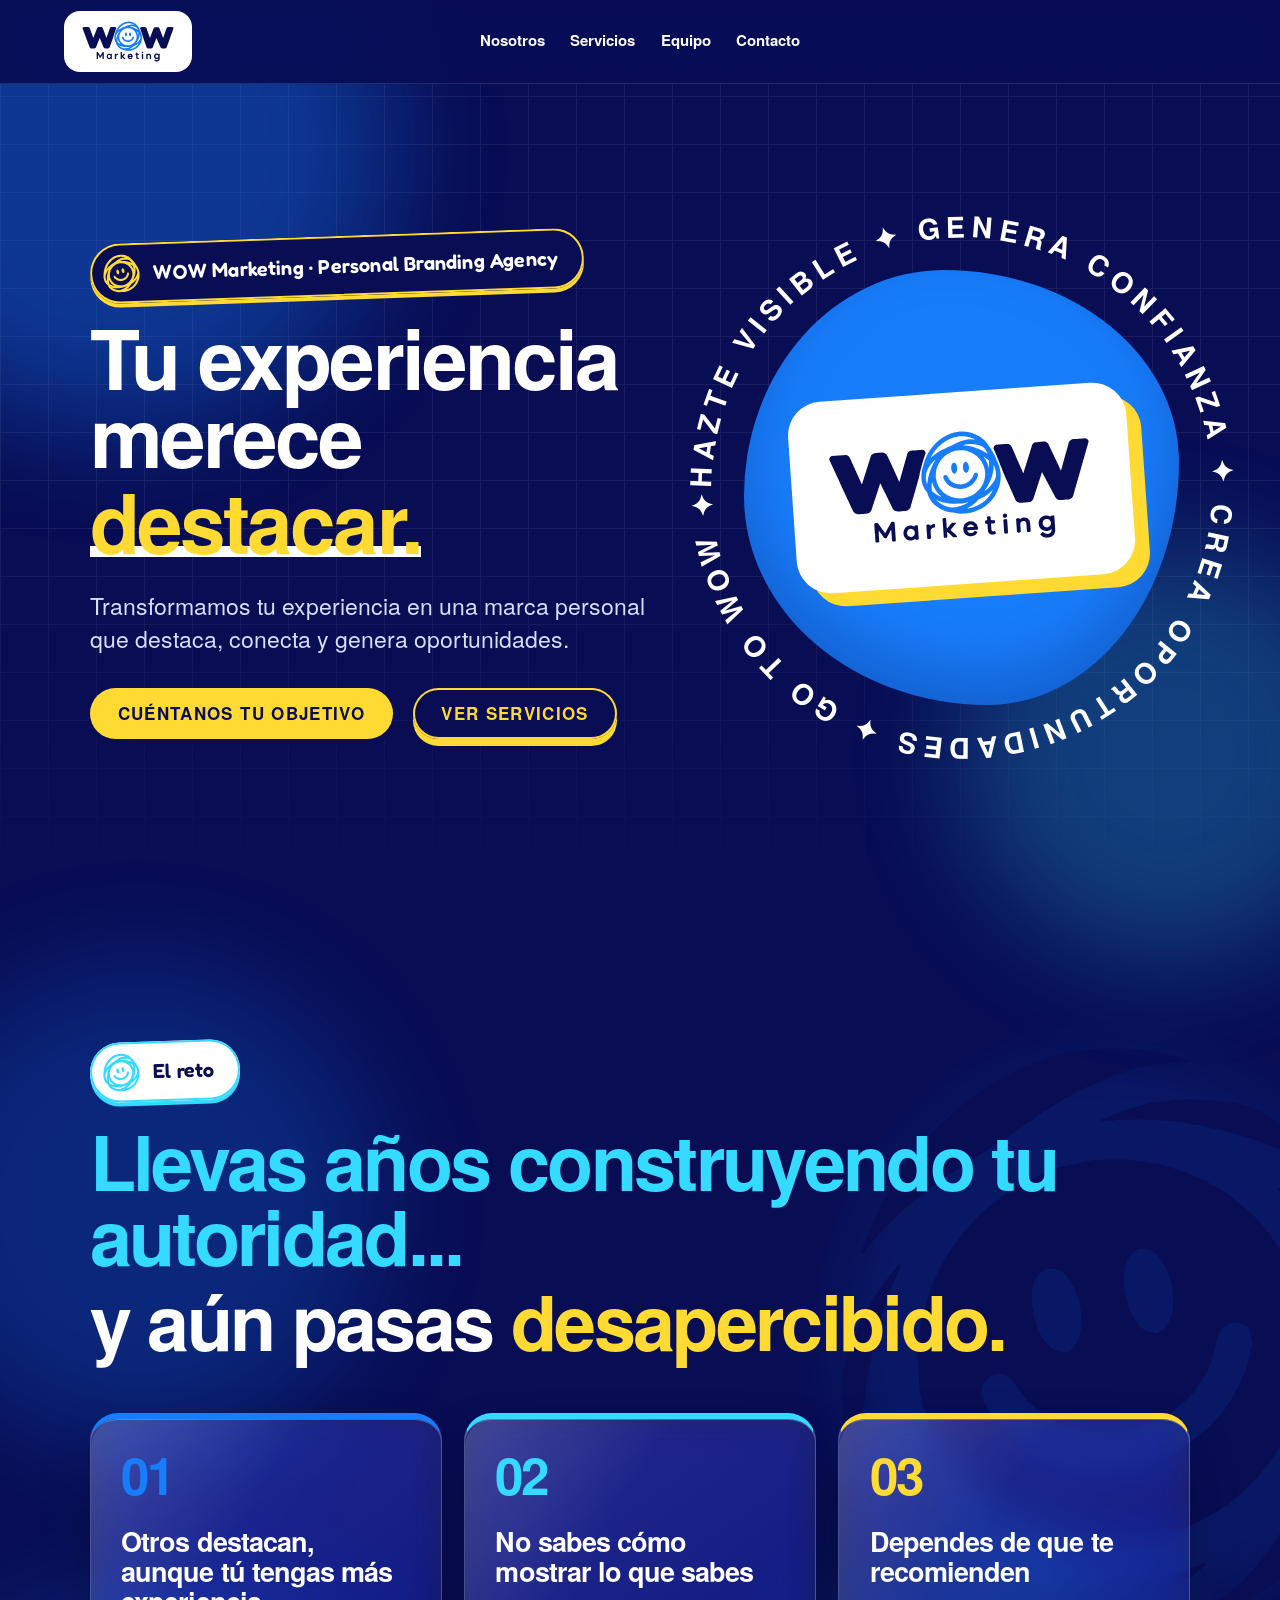
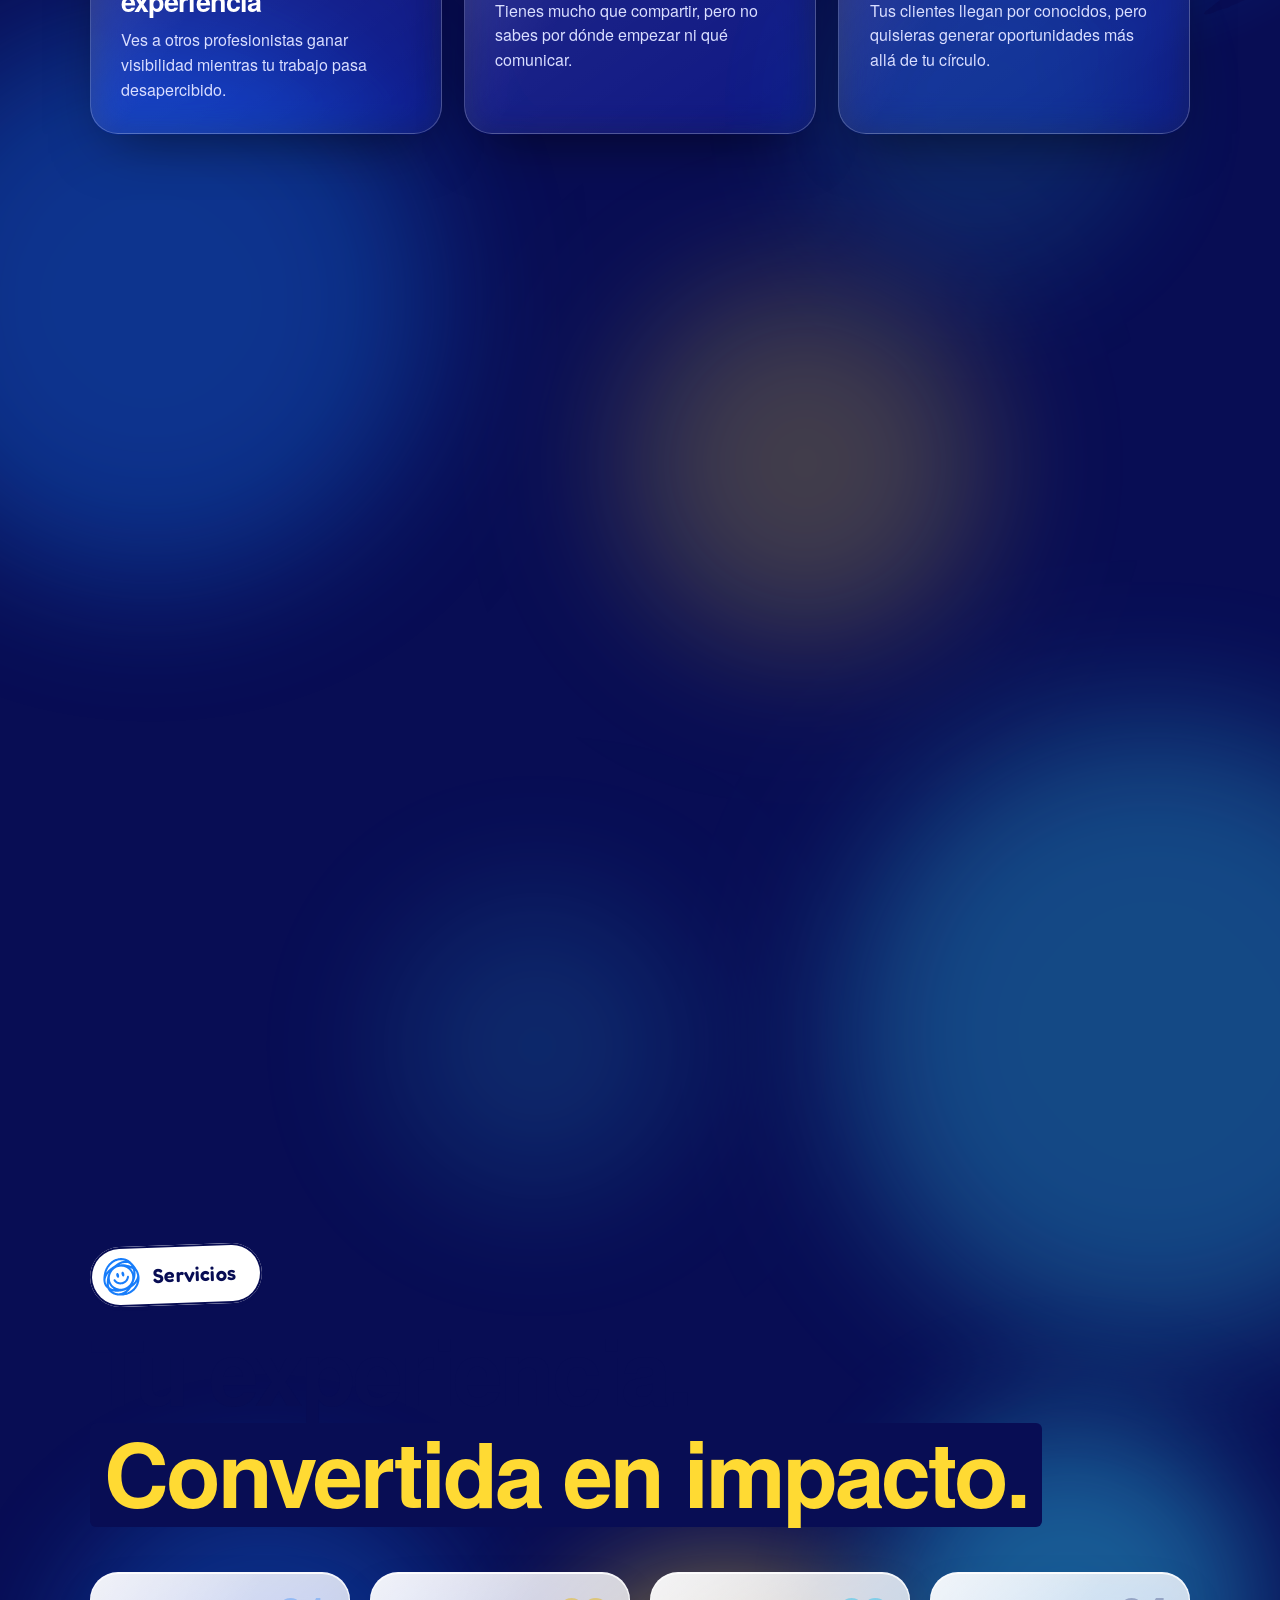
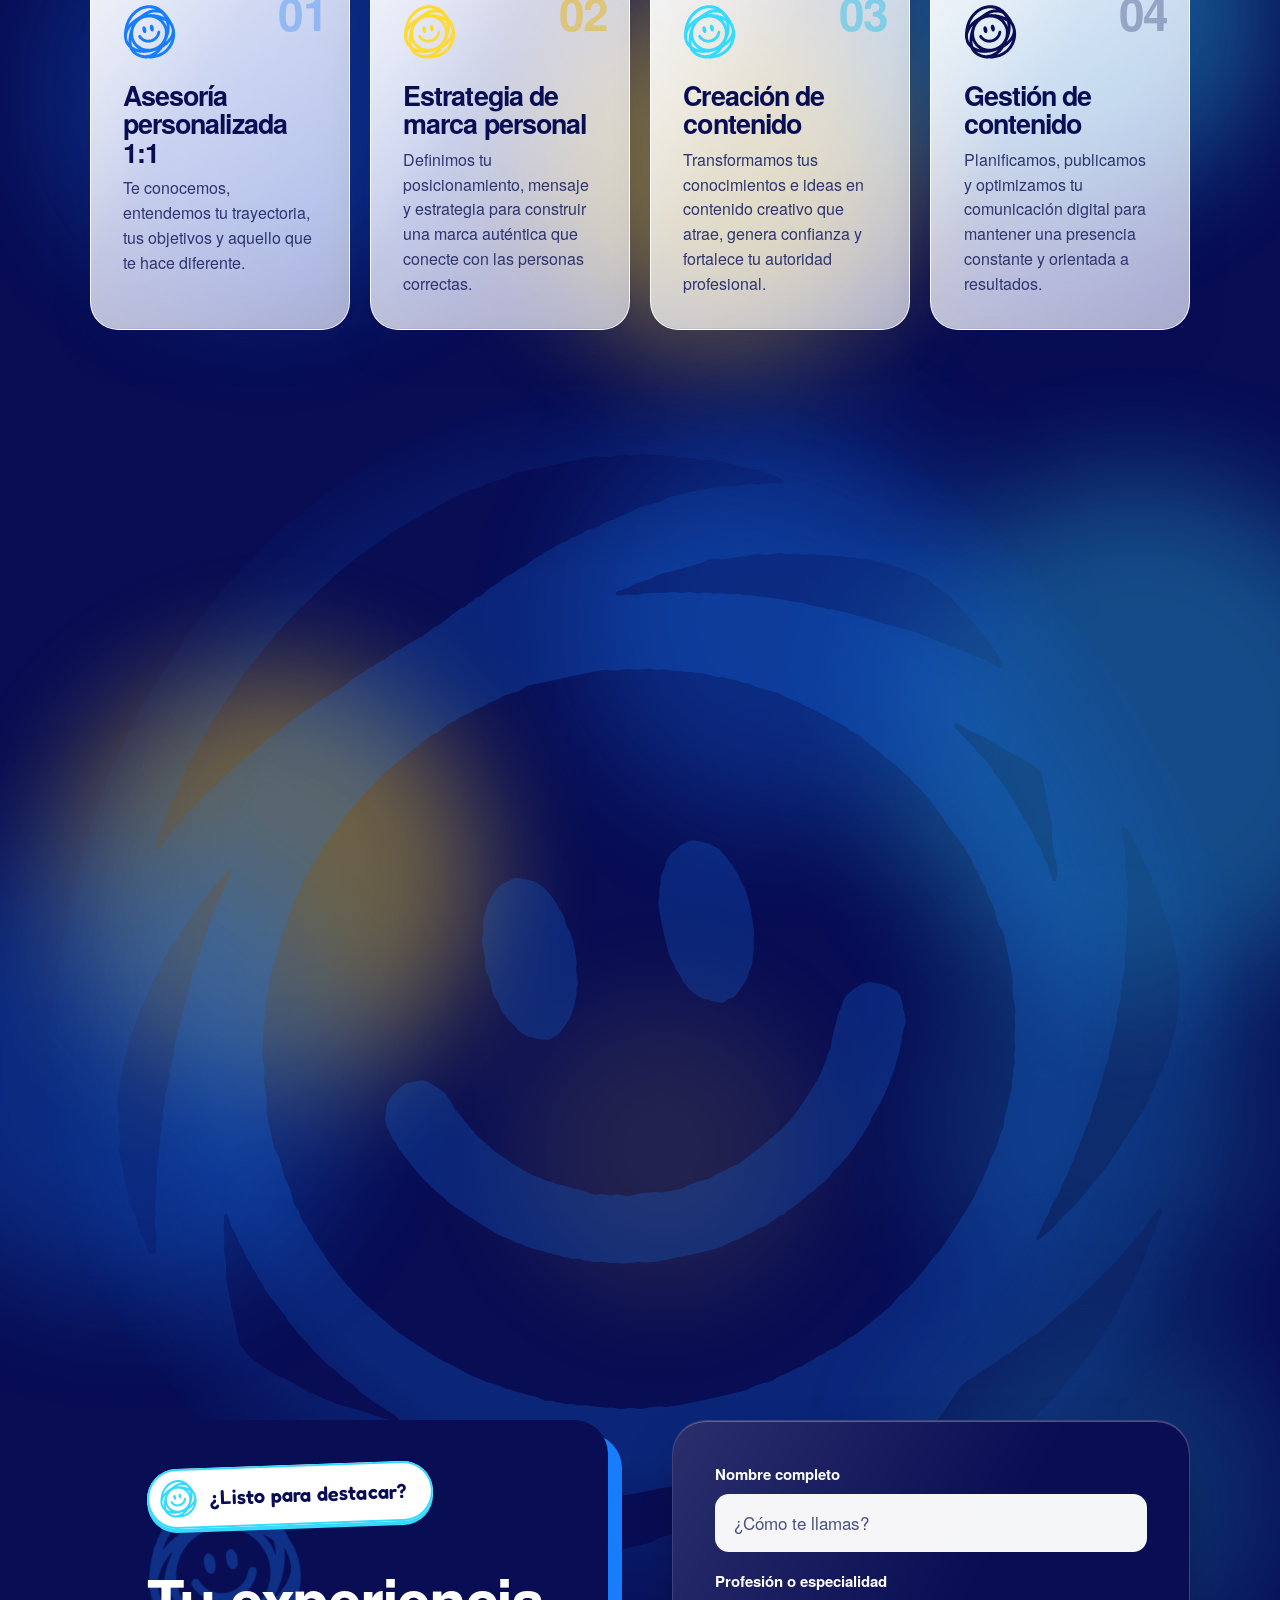
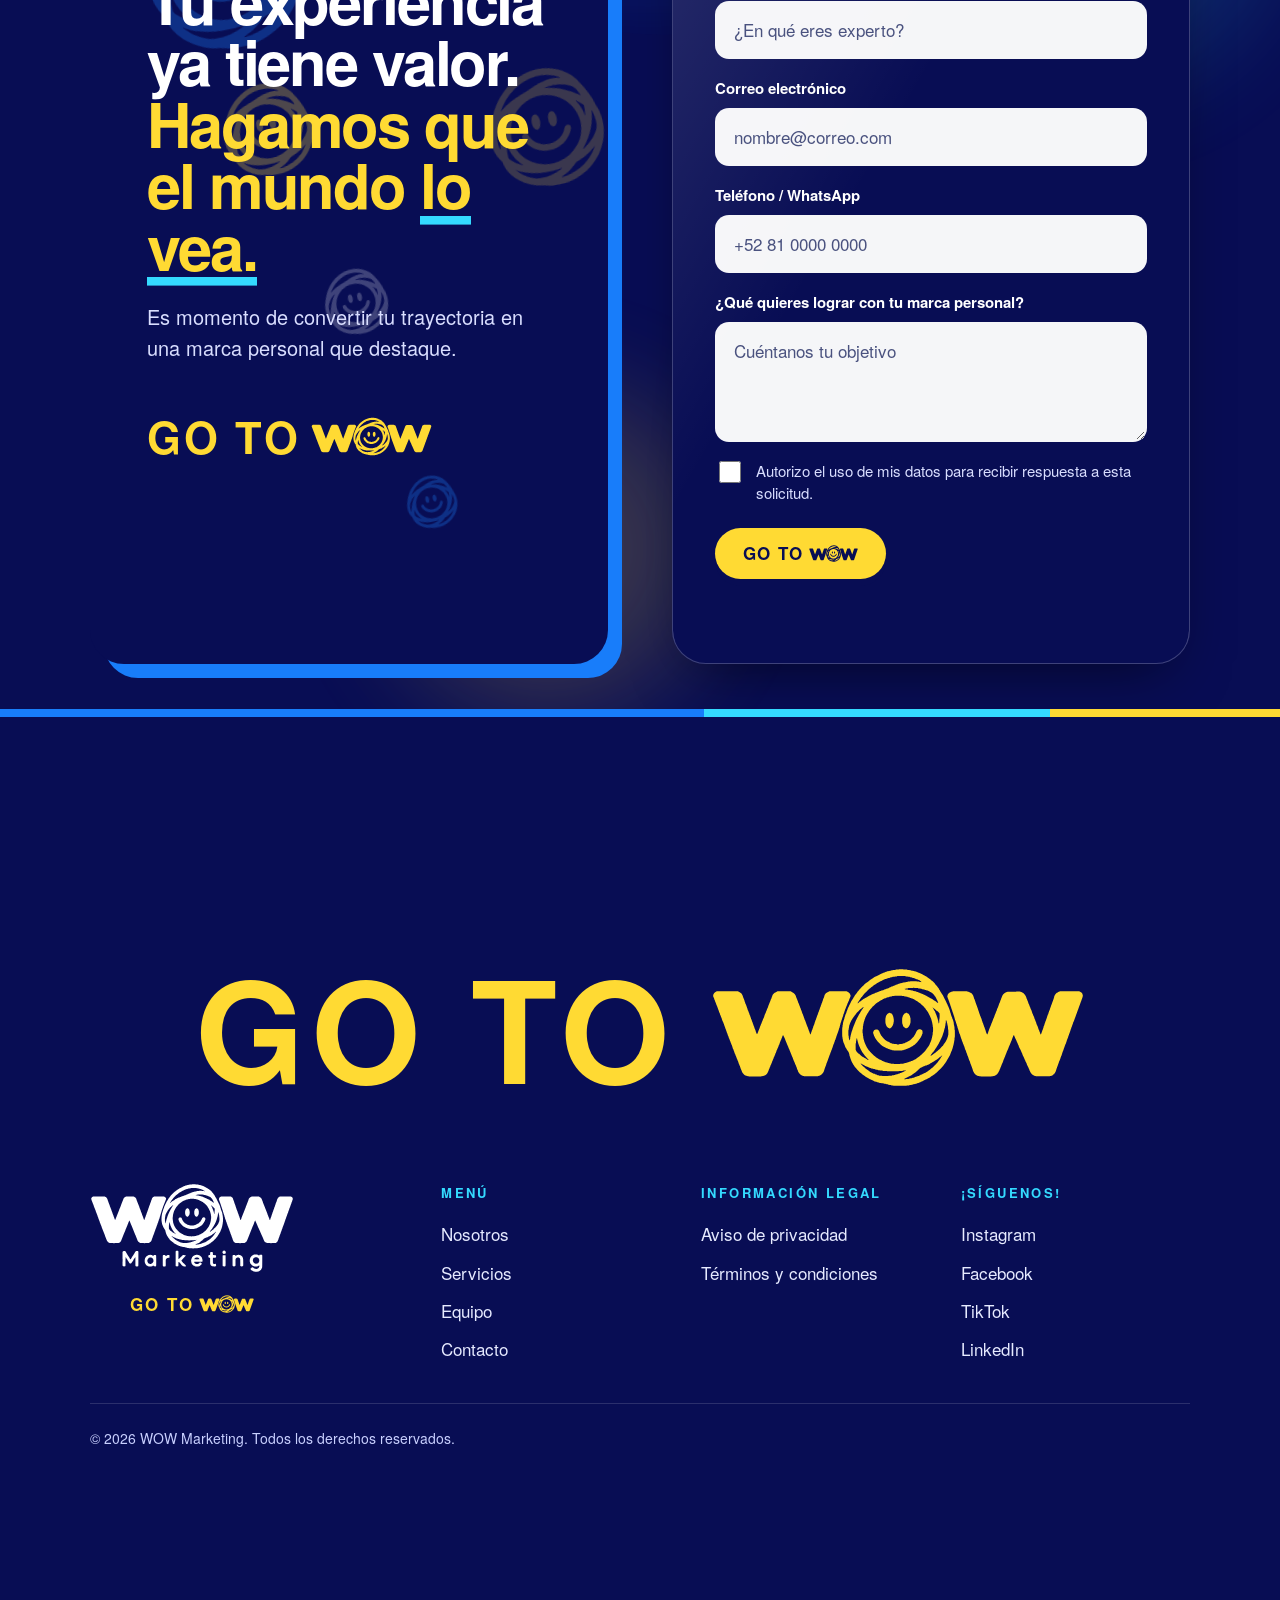
<file: index.html>
<!doctype html>
<html lang="es-MX">
<head>
  <meta charset="utf-8" />
  <meta name="viewport" content="width=device-width,initial-scale=1" />
  <title>WOW Marketing | Marca personal para profesionistas expertos</title>
  <meta name="description" content="Ayudamos a profesionistas expertos a convertir su conocimiento en una marca personal que conecta, aporta valor y atrae clientes." />
  <link rel="canonical" href="https://franciscosanvel24-code.github.io/paginawow/" />
  <meta property="og:type" content="website" />
  <meta property="og:locale" content="es_MX" />
  <meta property="og:title" content="WOW Marketing | Marca personal para profesionistas expertos" />
  <meta property="og:description" content="Transformamos tu experiencia en una marca personal que destaca, conecta y genera oportunidades." />
  <meta property="og:url" content="https://franciscosanvel24-code.github.io/paginawow/" />
  <meta property="og:image" content="https://franciscosanvel24-code.github.io/paginawow/assets/wow-logo-principal.png" />
  <meta name="twitter:card" content="summary_large_image" />
  <link rel="icon" type="image/svg+xml" href="assets/wow-isotipo.svg" />
  <link rel="apple-touch-icon" href="assets/wow-isotipo-trazo.png" />
  <link rel="preload" href="assets/fonts/wow-helvetica-regular.woff2" as="font" type="font/woff2" crossorigin />
  <link rel="preload" href="assets/fonts/wow-helvetica-bold.woff2" as="font" type="font/woff2" crossorigin />
  <link rel="preconnect" href="https://fonts.googleapis.com" />
  <link rel="preconnect" href="https://fonts.gstatic.com" crossorigin />
  <link rel="stylesheet" href="https://fonts.googleapis.com/css2?family=Fredoka:wght@500;600&display=swap" />
  <link rel="stylesheet" href="styles.css?v=20261126-1" />
  <script type="application/ld+json">
  {"@context":"https://schema.org","@type":"ProfessionalService","name":"WOW Marketing","url":"https://franciscosanvel24-code.github.io/paginawow/","logo":"https://franciscosanvel24-code.github.io/paginawow/assets/wow-logo-principal.png","description":"Agencia de marca personal para profesionistas expertos.","areaServed":"MX"}
  </script>
</head>
<body>
  <a class="skip-link" href="#contenido">Saltar al contenido</a>

  <header class="nav" data-header>
    <a class="brand" href="#inicio" aria-label="WOW Marketing, ir al inicio"><span class="brand-plate"><img src="assets/wow-logo.svg" alt="WOW Marketing" width="1029" height="450" /></span></a>
    <button class="menu-toggle" type="button" aria-expanded="false" aria-controls="nav-menu" aria-label="Abrir menú"><span></span><span></span><span></span></button>
    <nav id="nav-menu" aria-label="Navegación principal"><a href="#quienes-somos">Nosotros</a><a href="#servicios">Servicios</a><a href="#equipo">Equipo</a><!-- NAV_BLOG --><a href="#contacto">Contacto</a></nav>
  </header>

  <main id="contenido">
    <!-- PORTADA -->
    <section class="hero" id="inicio" data-escena="01 · Portada" data-color="azul">
      <span class="blob blob-blue" aria-hidden="true"></span><span class="blob blob-cyan" aria-hidden="true"></span>
      <div class="hero-copy reveal">
        <p class="eyebrow"><span class="eyebrow-pill tono-amarillo"><img class="eyebrow-iso" src="assets/wow-isotipo-amarillo.svg" alt="" />WOW Marketing · Personal Branding Agency</span></p>
        <h1 class="hero-title">Tu experiencia merece<br><span class="gancho gancho-blanco">destacar.</span></h1>
        <p class="hero-lead">Transformamos tu experiencia en una marca personal que destaca, conecta y genera oportunidades.</p>
        <div class="hero-actions">
          <a class="button" href="#contacto"><span class="gtw">CUÉNTANOS TU OBJETIVO</span></a>
          <a class="button button-negativo" href="#servicios"><span class="gtw">VER SERVICIOS</span></a>
        </div>
      </div>
      <div class="hero-stage">
        <div class="logo-backdrop" aria-hidden="true">
          <svg class="anillo-texto" viewBox="0 0 600 600" aria-hidden="true"><defs><path id="anilloWow" d="M300,300 m-270,0 a270,270 0 1,1 540,0 a270,270 0 1,1 -540,0"/></defs><text><textPath href="#anilloWow" textLength="1690" lengthAdjust="spacing">HAZTE VISIBLE ✦ GENERA CONFIANZA ✦ CREA OPORTUNIDADES ✦ GO TO WOW ✦</textPath></text></svg>
          <div class="logo-plate"><img src="assets/wow-logo.svg" alt="" /></div>
          
        </div>
      </div>
    </section>

    <!-- EL RETO -->
    <section class="problem section" data-escena="02 · El reto" data-color="azul">
      <span class="blob blob-pr1" aria-hidden="true"></span><span class="blob blob-pr2" aria-hidden="true"></span>
      <img class="marca-agua problem-mark" src="assets/wow-isotipo.svg" alt="" aria-hidden="true" />
      <div class="reveal"><p class="eyebrow"><span class="eyebrow-pill tono-cyan"><img class="eyebrow-iso" src="assets/wow-isotipo-cyan.svg" alt="" />El reto</span></p><h2 class="statement"><span>Llevas años construyendo tu autoridad...</span> <strong>y aún pasas <span class="resalte">desapercibido.</span></strong></h2></div>
      <div class="symptom-cards">
        <article class="glass glass-dark reveal"><b>01</b><h3>Otros destacan, aunque tú tengas más experiencia</h3><p>Ves a otros profesionistas ganar visibilidad mientras tu trabajo pasa desapercibido.</p></article>
        <article class="glass glass-dark reveal"><b>02</b><h3>No sabes cómo mostrar lo que sabes</h3><p>Tienes mucho que compartir, pero no sabes por dónde empezar ni qué comunicar.</p></article>
        <article class="glass glass-dark reveal"><b>03</b><h3>Dependes de que te recomienden</h3><p>Tus clientes llegan por conocidos, pero quisieras generar oportunidades más allá de tu círculo.</p></article>
      </div>
    </section>

    <!-- QUIÉNES SOMOS -->
    <section class="brand-moment section" id="quienes-somos" data-escena="03 · Quiénes somos" data-color="azul">
      <span class="luz luz-cyan" aria-hidden="true"></span><span class="luz luz-blue" aria-hidden="true"></span><span class="luz luz-yellow" aria-hidden="true"></span><span class="luz luz-cyan-2" aria-hidden="true"></span>
      <div class="wow-story reveal">
        <p class="eyebrow"><span class="eyebrow-pill tono-amarillo"><img class="eyebrow-iso" src="assets/wow-isotipo-amarillo.svg" alt="" />Quiénes somos</span></p>
        <h2 class="wow-title-lockup wow-title-largo">Tu experiencia merece convertirse en <span class="gancho">una marca</span> <img class="wow-title-logo" src="assets/wow-wordmark-amarillo.svg" alt="WOW" /></h2>
        <p>Convertimos tus conocimientos, trayectoria e ideas en una presencia digital estratégica que te representa, te diferencia y genera oportunidades.</p>
        <a class="button" href="#contacto" aria-label="Go to WOW: contáctanos"><span class="gtw" aria-hidden="true">GO TO <img class="gtw-logo" src="assets/wow-wordmark-azul.svg" alt="" /></span></a>
      </div>
    </section>

    <!-- SERVICIOS -->
    <section class="services section" id="servicios" data-escena="04 · Servicios" data-color="amarillo">
      <span class="blob blob-s1" aria-hidden="true"></span><span class="blob blob-s2" aria-hidden="true"></span><span class="blob blob-s3" aria-hidden="true"></span>
      <div class="section-head reveal"><p class="eyebrow"><span class="eyebrow-pill tono-blue"><img class="eyebrow-iso" src="assets/wow-isotipo.svg" alt="" />Servicios</span></p><h2>Tu experiencia.<br><span>Convertida en impacto.</span></h2></div>
      <div class="service-grid">
        <article class="service-card glass reveal" data-tone="blue"><span class="svc-icon"><img src="assets/wow-isotipo.svg" alt="" /><span class="num">01</span></span><h3>Asesoría personalizada 1:1</h3><p>Te conocemos, entendemos tu trayectoria, tus objetivos y aquello que te hace diferente.</p></article>
        <article class="service-card glass reveal" data-tone="yellow"><span class="svc-icon"><img src="assets/wow-isotipo-amarillo.svg" alt="" /><span class="num">02</span></span><h3>Estrategia de marca personal</h3><p>Definimos tu posicionamiento, mensaje y estrategia para construir una marca auténtica que conecte con las personas correctas.</p></article>
        <article class="service-card glass reveal" data-tone="cyan"><span class="svc-icon"><img src="assets/wow-isotipo-cyan.svg" alt="" /><span class="num">03</span></span><h3>Creación de contenido</h3><p>Transformamos tus conocimientos e ideas en contenido creativo que atrae, genera confianza y fortalece tu autoridad profesional.</p></article>
        <article class="service-card glass reveal" data-tone="navy"><span class="svc-icon"><img src="assets/wow-isotipo-navy.svg" alt="" /><span class="num">04</span></span><h3>Gestión de contenido</h3><p>Planificamos, publicamos y optimizamos tu comunicación digital para mantener una presencia constante y orientada a resultados.</p></article>
      </div>
    </section>

    <!-- Resultados y Co-Founders comparten luces que viajan de una sección a otra -->
    <div class="zona-luces">
      <span class="blob blob-p1 flash" aria-hidden="true"></span><span class="blob blob-p2 flash flash-2" aria-hidden="true"></span><span class="blob blob-p3 flash flash-3" aria-hidden="true"></span>
      <span class="blob blob-t1 flash flash-2" aria-hidden="true"></span><span class="blob blob-t2" aria-hidden="true"></span><span class="blob blob-t3 flash flash-3" aria-hidden="true"></span>
    <!-- RESULTADOS -->
    <!-- RESULTADOS: sección oculta por ahora (volverá cuando haya casos reales). Para mostrarla, quita el atributo hidden y regresa el enlace "Resultados" al menú y al pie de página. -->
    <section hidden class="portfolio section" id="resultados" data-escena="05 · Resultados" data-color="blanco">
      <div class="section-head reveal"><p class="eyebrow"><span class="eyebrow-pill tono-amarillo"><img class="eyebrow-iso" src="assets/wow-isotipo-amarillo.svg" alt="" />Resultados</span></p><h2 class="titulo-wow">Marcas que ya<br>dijeron <img class="wow-inline" src="assets/wow-wordmark-azul-claro.svg" alt="WOW" /></h2><p class="section-lead">Conoce a los profesionistas y marcas que han confiado en nuestro trabajo.</p></div>
      <!-- Espacio preparado para testimonios, galería de marcas y caso destacado (oculto hasta tener el material) -->
      <div class="portfolio-ready" hidden aria-hidden="true"><section class="testimonials" aria-label="Testimonios de clientes"></section><section class="brand-gallery" aria-label="Marcas personales desarrolladas"></section><article class="featured-case" aria-label="Caso destacado de Juan Pablo Berlanga"></article></div>
      <div class="client-grid">
        <article class="client-card client-next reveal">
          <img class="marca-agua next-mark" src="assets/wow-isotipo-blanco.svg" alt="" aria-hidden="true" />
          <p class="client-tag">PRÓXIMO CASO</p>
          <h3>Tu marca puede ser la siguiente.</h3>
          <p class="client-desc">Cuéntanos tu experiencia y diseñamos la estrategia para que destaque.</p>
          <a class="button" href="#contacto" aria-label="Go to WOW: contáctanos"><span class="gtw" aria-hidden="true">GO TO <img class="gtw-logo" src="assets/wow-wordmark-azul.svg" alt="" /></span></a>
        </article>
      </div>
    </section>

    <!-- CO-FOUNDERS: para enlazar la página de trabajo de cada socio, escribe la URL en data-url de su <article> (ej. data-url="https://...") -->
    <section class="team section" id="equipo" data-escena="06 · Co-Founders" data-color="azul">
      
      <div class="team-heading reveal"><p class="eyebrow"><span class="eyebrow-pill tono-cyan"><img class="eyebrow-iso" src="assets/wow-isotipo-cyan.svg" alt="" />Co-Founders</span></p><h2 class="team-title">Las personas detrás del <img src="assets/wow-wordmark-amarillo.svg" alt="WOW"  /></h2><p class="team-lead">Dos socios, una misma obsesión: que tu experiencia destaque.</p></div>
      <div class="founders">
        <img class="marca-agua team-mark-centro" src="assets/wow-isotipo.svg" alt="" aria-hidden="true" />
        <article class="founder founder-santoyo reveal" data-tilt data-url="">
          <div class="founder-inner">
            <div class="founder-frame founder-photo"><img src="assets/francisco-santoyo.webp" alt="Francisco Santoyo, Co-Founder de WOW Marketing" width="1200" height="1600" loading="lazy" /></div>
            <div class="founder-info"><p class="founder-role">CO-FOUNDER</p><h3>Francisco Santoyo</h3><span class="founder-cta">Su página, próximamente</span></div>
            <span class="glare" aria-hidden="true"></span>
          </div>
        </article>
        <article class="founder founder-humberto reveal" data-tilt data-url="">
          <div class="founder-inner">
            <div class="founder-frame founder-photo"><img src="assets/humberto-sanchez.webp" alt="Humberto Sánchez, Co-Founder de WOW Marketing" width="1000" height="1063" loading="lazy" /></div>
            <div class="founder-info"><p class="founder-role">CO-FOUNDER</p><h3>Humberto Sánchez</h3><span class="founder-cta">Su página, próximamente</span></div>
            <span class="glare" aria-hidden="true"></span>
          </div>
        </article>
      </div>
    </section>

    </div>

    <!-- WOW IDEAS -->
    <!-- WOW IDEAS: oculta mientras no haya artículos publicados. scripts/build-blog.mjs la muestra (y agrega "Blog" al menú) en cuanto exista un artículo con "published": true. -->
    <section hidden class="blog section" id="blog" data-escena="07 · WOW Ideas" data-color="blanco">
      <span class="blob blob-b1" aria-hidden="true"></span><span class="blob blob-b2" aria-hidden="true"></span>
      <div class="section-head reveal"><p class="eyebrow"><span class="eyebrow-pill tono-blue"><img class="eyebrow-iso" src="assets/wow-isotipo.svg" alt="" />WOW Ideas</span></p><h2>Estrategia para convertir<br><span>experiencia en <span class="gancho">oportunidades.</span></span></h2></div>
      <!-- BLOG_CARDS_START --><div class="article-grid" aria-label="Próximos artículos">
        <article class="glass glass-light reveal"><span>MARCA PERSONAL</span><h3>Cómo hacer que tu experiencia destaque sin inventarte un personaje</h3><p class="soon">Próximamente</p></article><article class="glass glass-light reveal"><span>POSICIONAMIENTO</span><h3>Tu perfil profesional debería estar a la altura de tu trayectoria</h3><p class="soon">Próximamente</p></article><article class="glass glass-light reveal"><span>CONTENIDO</span><h3>Cómo convertir lo que sabes en contenido relevante para tus clientes</h3><p class="soon">Próximamente</p></article>
      </div><!-- BLOG_CARDS_END -->
      <a class="button button-negativo blog-all" href="blog/"><span class="gtw">VER TODOS LOS ARTÍCULOS</span></a>
    </section>

    <!-- CONTACTO -->
    <section class="diagnostic section" id="contacto" data-escena="08 · Contacto" data-color="blanco">
      <span class="blob blob-c1" aria-hidden="true"></span><span class="blob blob-c2" aria-hidden="true"></span>
      <div class="bounce-box reveal" id="bounceBox">
        <img class="bounce-iso bounce-iso-1" src="assets/wow-isotipo.svg" alt="" aria-hidden="true" />
        <img class="bounce-iso bounce-iso-2" src="assets/wow-isotipo-amarillo.svg" alt="" aria-hidden="true" />
        <img class="bounce-iso bounce-iso-3" src="assets/wow-isotipo-blanco.svg" alt="" aria-hidden="true" />
        <img class="bounce-iso bounce-iso-4" src="assets/wow-isotipo.svg" alt="" aria-hidden="true" />
        <img class="bounce-iso bounce-iso-5" src="assets/wow-isotipo-amarillo.svg" alt="" aria-hidden="true" />
        <div class="bounce-copy">
          <p class="eyebrow"><span class="eyebrow-pill tono-cyan"><img class="eyebrow-iso" src="assets/wow-isotipo-cyan.svg" alt="" />¿Listo para destacar?</span></p>
          <h2>Tu experiencia ya tiene valor.<br><span>Hagamos que el mundo <span class="gancho gancho-cian">lo vea.</span></span></h2>
          <p>Es momento de convertir tu trayectoria en una marca personal que destaque.</p>
          <p class="gtw-big" aria-label="Go to WOW">GO TO <img src="assets/wow-wordmark-amarillo.svg" alt="" /></p>
        </div>
      </div>
      <!-- BUZÓN WOW (pendiente): el formulario está visible pero aún no envía; falta conectar el destino de las respuestas (Google Sheets "Buzón WOW" + aviso por Gmail). -->
      <form class="contact-form glass glass-dark reveal" id="contactForm" novalidate>
        <label class="hp" aria-hidden="true" hidden>Sitio web<input name="website" tabindex="-1" autocomplete="off" /></label>
        <label>Nombre completo<input name="nombre" autocomplete="name" required placeholder="¿Cómo te llamas?" /></label>
        <label>Profesión o especialidad<input name="profesion" autocomplete="organization-title" required placeholder="¿En qué eres experto?" /></label>
        <label>Correo electrónico<input type="email" name="email" autocomplete="email" required placeholder="nombre@correo.com" /></label>
        <label>Teléfono / WhatsApp<input type="tel" name="whatsapp" autocomplete="tel" inputmode="tel" required pattern="[+0-9 ()-]{8,20}" placeholder="+52 81 0000 0000" /></label>
        <label>¿Qué quieres lograr con tu marca personal?<textarea name="objetivo" required minlength="10" placeholder="Cuéntanos tu objetivo"></textarea></label>
        <label class="consent"><input type="checkbox" name="consentimiento" required /> <span>Autorizo el uso de mis datos para recibir respuesta a esta solicitud.</span></label>
        <button class="button" type="submit" aria-label="Go to WOW: enviar"><span class="gtw" aria-hidden="true">GO TO <img class="gtw-logo" src="assets/wow-wordmark-azul.svg" alt="" /></span></button>
        <p class="form-note" id="formNote" role="status" aria-live="polite"></p>
      </form>
    </section>
  </main>

  <div class="franja" aria-hidden="true"></div>
  <footer data-escena="09 · Cierre" data-color="azul">
    <p class="cierre-hook" aria-label="Go to WOW">GO TO <img src="assets/wow-wordmark-amarillo.svg" alt="" /></p>
    <div class="footer-brand"><span class="footer-logo"><img src="assets/wow-logo-blanco.svg" alt="WOW Marketing" /></span><p class="go-to-wow" aria-label="Go to WOW">GO TO <img class="gtw-logo" src="assets/wow-wordmark-amarillo.svg" alt="" /></p></div>
    <nav aria-label="Menú del pie de página"><h2>Menú</h2><a href="#quienes-somos">Nosotros</a><a href="#servicios">Servicios</a><a href="#equipo">Equipo</a><!-- NAV_BLOG --><a href="#contacto">Contacto</a></nav>
    <div class="footer-column"><h2>Información legal</h2><span>Aviso de privacidad</span><span>Términos y condiciones</span></div>
    <div class="footer-column"><h2>¡Síguenos!</h2><span>Instagram</span><span>Facebook</span><span>TikTok</span><span>LinkedIn</span></div>
    <p class="copy">© 2026 WOW Marketing. Todos los derechos reservados.</p>
  </footer>
  <script src="script.js?v=20261126-1"></script>
</body>
</html>
</file>
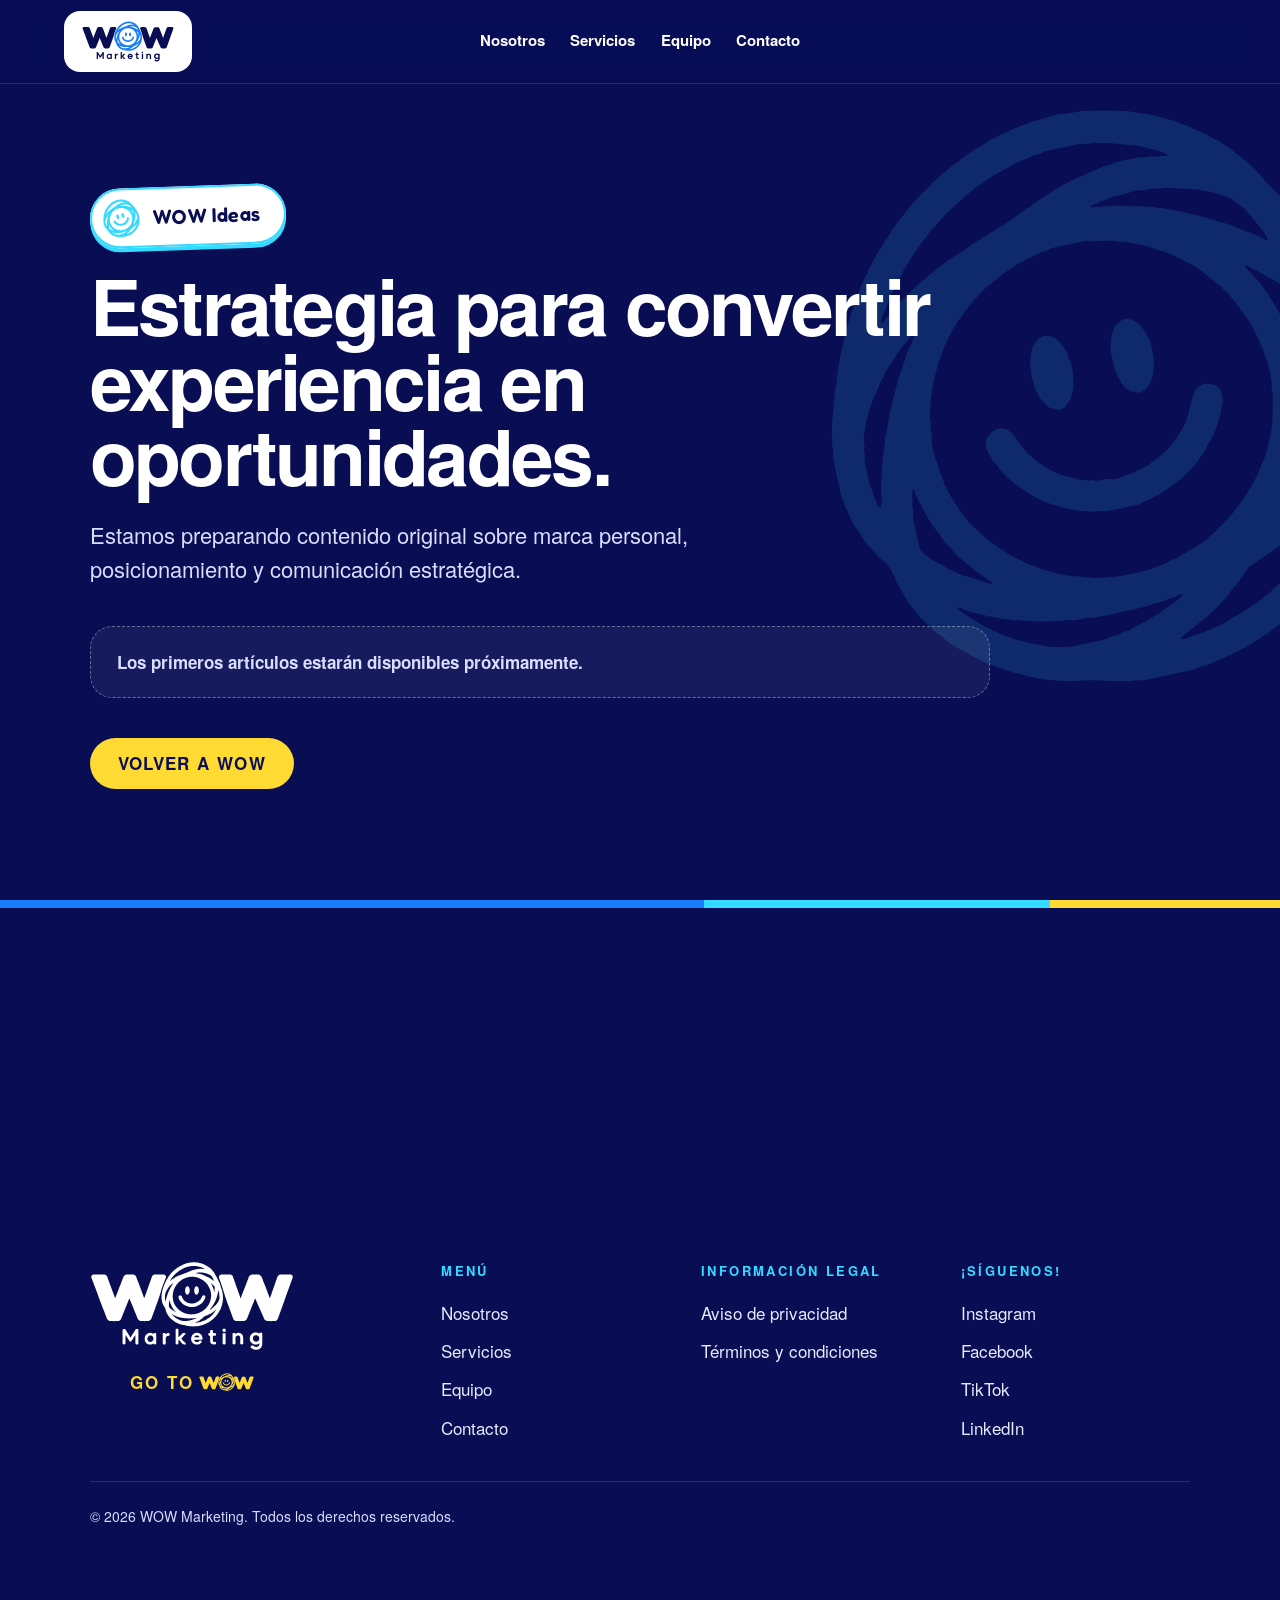
<file: blog/index.html>
<!doctype html>
<html lang="es-MX">
<head>
  <meta charset="utf-8" />
  <meta name="viewport" content="width=device-width,initial-scale=1" />
  <title>WOW Ideas | WOW Marketing</title>
  <meta name="description" content="Ideas sobre estrategia, posicionamiento, contenido y marca personal para profesionistas expertos." />
  <link rel="canonical" href="https://franciscosanvel24-code.github.io/paginawow/blog/" />
  <link rel="icon" type="image/svg+xml" href="../assets/wow-isotipo.svg" />
  <link rel="stylesheet" href="https://fonts.googleapis.com/css2?family=Fredoka:wght@500;600&display=swap" />
  <link rel="stylesheet" href="../styles.css?v=20261126-1" />
</head>
<body>
  <a class="skip-link" href="#contenido">Saltar al contenido</a>
  <header class="nav" data-header>
    <a class="brand" href="../#inicio" aria-label="WOW Marketing, volver al inicio"><span class="brand-plate"><img src="../assets/wow-logo.svg" alt="WOW Marketing" /></span></a>
    <button class="menu-toggle" type="button" aria-expanded="false" aria-controls="nav-menu" aria-label="Abrir menú"><span></span><span></span><span></span></button>
    <nav id="nav-menu" aria-label="Navegación del blog"><a href="../#quienes-somos">Nosotros</a><a href="../#servicios">Servicios</a><a href="../#equipo">Equipo</a><a href="../#contacto">Contacto</a></nav>
  </header>
  <main id="contenido">
    <section class="blog-page section-tone-dark" data-nav-tone="dark">
      <img src="../assets/wow-isotipo-cyan.svg" alt="" aria-hidden="true" />
      <p class="eyebrow"><span class="eyebrow-pill tono-cyan"><img class="eyebrow-iso" src="../assets/wow-isotipo-cyan.svg" alt="" />WOW Ideas</span></p>
      <h1>Estrategia para convertir experiencia en oportunidades.</h1>
      <p>Estamos preparando contenido original sobre marca personal, posicionamiento y comunicación estratégica.</p>
      <!-- BLOG_INDEX_START --><div class="blog-index-empty" aria-live="polite">Los primeros artículos estarán disponibles próximamente.</div><!-- BLOG_INDEX_END -->
      <a class="button" href="../#inicio"><span class="gtw">VOLVER A WOW</span></a>
    </section>
  </main>
  <div class="brand-stripe" aria-hidden="true"></div>
  <footer><div class="footer-brand"><span class="footer-logo"><img src="../assets/wow-logo-blanco.svg" alt="WOW Marketing" /></span><p class="go-to-wow" aria-label="Go to WOW">GO TO <img class="gtw-logo" src="../assets/wow-wordmark-amarillo.svg" alt="" /></p></div><nav aria-label="Menú"><h2>Menú</h2><a href="../#quienes-somos">Nosotros</a><a href="../#servicios">Servicios</a><a href="../#equipo">Equipo</a><a href="../#contacto">Contacto</a></nav><div class="footer-column"><h2>Información legal</h2><span>Aviso de privacidad</span><span>Términos y condiciones</span></div><div class="footer-column"><h2>¡Síguenos!</h2><span>Instagram</span><span>Facebook</span><span>TikTok</span><span>LinkedIn</span></div><p class="copyright">© 2026 WOW Marketing. Todos los derechos reservados.</p></footer>
  <script src="../script.js?v=20261126-1"></script>
</body>
</html>
</file>
<file: styles.css>
/* WOW Marketing — sitio y portafolio. Línea visual: Brandbook WOW 2026 */
@font-face{font-family:'WOW Helvetica';font-weight:100 600;font-display:swap;src:url(assets/fonts/wow-helvetica-regular.woff2) format("woff2")}
@font-face{font-family:'WOW Helvetica';font-weight:700 900;font-display:swap;src:url(assets/fonts/wow-helvetica-bold.woff2) format("woff2")}

:root{
  --navy:#080D54;--blue:#187DFA;--cyan:#34DAFF;--yellow:#FFDA33;--white:#fff;
  --pale:#F2F6FD;--muted-dark:#D9DEFF; /* texto secundario sobre azul profundo (contraste > 11:1) */
  --muted-light:#2E356F;               /* texto secundario sobre claro (contraste > 10:1) */
  --radius:28px;
  --franja:linear-gradient(90deg,var(--blue) 0 55%,var(--cyan) 55% 82%,var(--yellow) 82% 100%);
}
*{box-sizing:border-box}
html{scroll-behavior:smooth;overflow-x:clip}
body{margin:0;background:var(--pale);color:var(--navy);font-family:'WOW Helvetica',Helvetica,Arial,sans-serif;font-size:17px;line-height:1.55;-webkit-font-smoothing:antialiased}
a{color:inherit;text-decoration:none}
img{max-width:100%;display:block}
h1,h2,h3{font-weight:700;letter-spacing:-.035em;margin:0}
p{margin:0}

/* ---------- Componentes de marca ---------- */
.eyebrow{display:flex;align-items:center;gap:.08em;font-size:12px;letter-spacing:2.4px;font-weight:700;text-transform:uppercase;color:var(--blue);margin-bottom:18px}
.eyebrow-iso{width:1.25em;height:auto;display:inline-block;margin:0 .05em}
.franja{height:8px;background:var(--franja)}
.marca-agua{position:absolute;z-index:0;opacity:.08;transform:rotate(-12deg);pointer-events:none;user-select:none;max-width:none}

/* G(isotipo) TO WOW */
.gtw{display:inline-flex;align-items:center;gap:.28em;font-weight:700;letter-spacing:.08em;white-space:nowrap;line-height:1}
.gtw-iso{display:inline-block;height:1.15em;width:auto;margin-left:-.18em;transform:rotate(-12deg)}
.gtw-logo{display:inline-block;height:.95em;width:auto}

/* Botón */
.button{display:inline-flex;align-items:center;justify-content:center;gap:12px;border:0;border-radius:999px;background:var(--yellow);color:var(--navy);padding:17px 28px;font:700 17px 'WOW Helvetica',Helvetica,Arial,sans-serif;cursor:pointer;box-shadow:0 7px 0 var(--navy);transition:transform .2s,box-shadow .2s}
.button:hover{transform:translateY(3px);box-shadow:0 4px 0 var(--navy)}
.button:focus-visible,.social-link:focus-visible,a:focus-visible{outline:3px solid var(--cyan);outline-offset:3px}
.button-small{padding:12px 20px;font-size:15px;box-shadow:0 4px 0 var(--navy)}
.text-link{font-weight:700;color:var(--white);border-bottom:2px solid var(--cyan);padding-bottom:3px}
/* Botón en negativo del amarillo: fondo azul profundo, borde y texto amarillos */
.button-negativo{background:var(--navy);color:var(--yellow);box-shadow:inset 0 0 0 2px var(--yellow),0 7px 0 var(--yellow)}
.button-negativo:hover{box-shadow:inset 0 0 0 2px var(--yellow),0 4px 0 var(--yellow)}

/* Cristal templado */
.glass{position:relative;border-radius:var(--radius);background:linear-gradient(145deg,rgba(255,255,255,.78),rgba(255,255,255,.52));border:1px solid rgba(255,255,255,.9);box-shadow:0 20px 50px -18px rgba(8,13,84,.35),inset 0 1px 0 rgba(255,255,255,.95),inset 0 -1px 0 rgba(8,13,84,.06);-webkit-backdrop-filter:blur(18px) saturate(160%);backdrop-filter:blur(18px) saturate(160%);overflow:hidden}
.glass:before{content:'';position:absolute;inset:0;border-radius:inherit;background:linear-gradient(120deg,rgba(255,255,255,.55) 0%,rgba(255,255,255,0) 38%);pointer-events:none}
.glass>*{position:relative}
.glass-dark{background:linear-gradient(145deg,rgba(255,255,255,.13),rgba(255,255,255,.05));border:1px solid rgba(255,255,255,.22);box-shadow:0 24px 60px -24px rgba(0,0,0,.6),inset 0 1px 0 rgba(255,255,255,.28)}
.glass-dark:before{background:linear-gradient(120deg,rgba(255,255,255,.14) 0%,rgba(255,255,255,0) 40%)}
.glass-light{background:linear-gradient(145deg,rgba(255,255,255,.7),rgba(255,255,255,.4))}

/* Manchas de color detrás del cristal (rebotan entre las paredes de su sección, ver script.js) */
.blob{position:absolute;border-radius:50%;filter:blur(60px);z-index:0;pointer-events:none;will-change:transform}
.blob-pr1{width:480px;height:480px;background:var(--blue);opacity:.35;left:-120px;top:10%}
.blob-pr2{width:340px;height:340px;background:var(--cyan);opacity:.18;right:10%;bottom:-60px}
.blob-t1{width:460px;height:460px;background:var(--blue);opacity:.4;left:-100px;top:20%}
.blob-t2{width:360px;height:360px;background:var(--cyan);opacity:.22;right:0;top:0}
.blob-t3{width:300px;height:300px;background:var(--yellow);opacity:.16;left:40%;bottom:-80px}
.blob-b1{width:420px;height:420px;background:var(--cyan);opacity:.35;right:5%;top:30%}
.blob-b2{width:360px;height:360px;background:var(--yellow);opacity:.45;left:5%;bottom:0}
.blob-c1{width:380px;height:380px;background:var(--cyan);opacity:.25;right:0;top:0}
.blob-c2{width:320px;height:320px;background:var(--yellow);opacity:.3;left:30%;bottom:0}

/* Animación de entrada */
.reveal{opacity:0;transform:translateY(24px);transition:opacity .7s ease,transform .7s ease}
.reveal.visible{opacity:1;transform:none}

.skip-link{position:fixed;left:16px;top:-80px;z-index:99;background:var(--yellow);padding:12px 18px;border-radius:12px;font-weight:700}
.skip-link:focus{top:12px}

/* ---------- Navegación ---------- */
.nav{height:84px;padding:0 clamp(20px,5vw,80px);display:flex;align-items:center;justify-content:space-between;position:fixed;inset:0 0 auto;z-index:20;background:rgba(8,13,84,.72);-webkit-backdrop-filter:blur(18px) saturate(150%);backdrop-filter:blur(18px) saturate(150%);border-bottom:1px solid rgba(255,255,255,.12)}
.brand{display:block;flex:none}
/* Logo sobre su propio fondo (placa blanca con franja de marca) */
.brand-plate{display:flex;align-items:center;justify-content:center;background:var(--white);border-radius:16px;padding:10px 18px;position:relative;overflow:hidden}
.brand-plate img{width:clamp(84px,7.2vw,104px);height:auto}
.nav nav{display:flex;gap:clamp(14px,2vw,30px);font-size:15px;font-weight:700;color:var(--white)}
.nav nav a{padding:6px 0;border-bottom:2px solid transparent}
.nav nav a:hover{border-color:var(--cyan)}

/* ---------- Secciones ---------- */
.section{padding:clamp(88px,10vw,150px) clamp(22px,7vw,110px);position:relative;overflow:hidden}
.section>*:not(.blob):not(.marca-agua):not(.luz){position:relative;z-index:1}
.section-head h2{font-size:clamp(44px,5.8vw,86px);line-height:.98}
.section-head h2 span{color:var(--blue)}
.section-lead{margin-top:22px;font-size:clamp(17px,1.5vw,21px);color:var(--muted-light);max-width:640px}

/* Portada (azul profundo para que el amarillo y el blanco se lean) */
.hero{min-height:100svh;background:var(--navy);color:var(--white);padding:150px clamp(22px,7vw,110px) 120px;position:relative;display:grid;grid-template-columns:1.08fr .92fr;gap:40px;align-items:center;overflow:hidden}
.hero:before{content:'';position:absolute;inset:0;opacity:.07;background-image:linear-gradient(#fff 1px,transparent 1px),linear-gradient(90deg,#fff 1px,transparent 1px);background-size:48px 48px}
.blob-blue{width:560px;height:560px;background:var(--blue);opacity:.55;left:-180px;top:-140px}
.blob-cyan{width:420px;height:420px;background:var(--cyan);opacity:.35;right:-120px;bottom:-60px}
.hero-copy{position:relative;z-index:2;max-width:780px}
.hero .eyebrow{color:var(--cyan)}
.hero-title{font-size:clamp(46px,5.8vw,88px);line-height:.96}
.hero-title span{color:var(--yellow);display:inline-block;margin-top:12px}
.hero-lead{font-size:clamp(18px,1.9vw,24px);line-height:1.45;max-width:640px;margin-top:30px;color:var(--muted-dark)}
.hero-actions{display:flex;align-items:center;gap:20px;margin-top:40px;flex-wrap:wrap}

/* Logo con fondo propio: placa blanca sobre un bloque de color, sello -12° */
.hero-stage{position:relative;z-index:2;display:grid;place-items:center;min-height:520px}
.logo-backdrop{position:relative;width:min(36vw,500px);aspect-ratio:1;border-radius:46% 54% 44% 56%/52% 44% 56% 48%;background:var(--blue);display:grid;place-items:center;box-shadow:inset 0 -30px 60px rgba(8,13,84,.25);animation:morph 12s ease-in-out infinite}
.backdrop-ring{position:absolute;inset:-48px;border:3px dashed rgba(52,218,255,.6);border-radius:50%;animation:spin 40s linear infinite}
.logo-plate{width:78%;background:var(--white);border-radius:34px;padding:clamp(22px,3vw,40px);transform:rotate(-4deg);box-shadow:14px 14px 0 var(--yellow);animation:float 5s ease-in-out infinite}
.logo-plate img{width:100%;height:auto}
/* Frase en arco siguiendo la parte baja del círculo */
.sello-arco{position:absolute;inset:0;width:100%;height:100%;pointer-events:none;overflow:visible}
.sello-arco text{font:700 15px 'WOW Helvetica',Helvetica,Arial,sans-serif;letter-spacing:5px;fill:var(--yellow);dominant-baseline:middle}

.ticker{position:absolute;bottom:0;left:0;width:100%;height:58px;background:var(--blue);color:var(--white);overflow:hidden;font-weight:700;letter-spacing:.14em;font-size:15px;white-space:nowrap;z-index:3}
.ticker-track{display:flex;width:max-content;height:100%;align-items:center;animation:ticker 36s linear infinite}
.ticker-track span{display:inline-flex;align-items:center;gap:.4em;padding-right:.4em}
.ticker-track img{height:1.3em;width:auto;display:inline-block;margin-left:-.25em;transform:rotate(-12deg)}
.ticker i{font-style:normal;color:var(--yellow)}

/* Problema */
.problem{background:var(--navy);color:var(--white)}
.problem-mark{width:min(52vw,640px);right:-12%;top:12%;opacity:.1}
.statement{max-width:1120px;margin-bottom:clamp(64px,7vw,96px);font-size:clamp(38px,5.2vw,76px);line-height:1}
.statement span{color:var(--cyan);display:block}
.statement strong{display:block;margin-top:.12em}
.symptom-cards{display:grid;grid-template-columns:repeat(3,1fr);gap:22px}
.symptom-cards article{padding:32px;min-height:280px;border-top:6px solid}
.symptom-cards article:nth-child(1){border-top-color:var(--blue)}
.symptom-cards article:nth-child(2){border-top-color:var(--cyan)}
.symptom-cards article:nth-child(3){border-top-color:var(--yellow)}
.symptom-cards b{color:var(--cyan);font-size:15px;letter-spacing:2px}
.symptom-cards h3{font-size:27px;line-height:1.1;margin:48px 0 12px}
.symptom-cards p{color:var(--muted-dark)}

/* Quiénes somos */
.brand-moment{background:linear-gradient(160deg,#0B1270 0%,var(--navy) 60%);color:var(--white)}
/* Luces en movimiento con los colores de la marca */
.luz{position:absolute;border-radius:50%;filter:blur(70px);z-index:0;pointer-events:none;mix-blend-mode:screen;will-change:transform}
.luz-cyan{width:620px;height:620px;background:var(--cyan);opacity:.42;right:-200px;bottom:-260px}
.luz-blue{width:560px;height:560px;background:var(--blue);opacity:.5;left:-160px;top:-180px}
.luz-yellow{width:360px;height:360px;background:var(--yellow);opacity:.34;right:22%;top:8%}
.luz-cyan-2{width:300px;height:300px;background:var(--cyan);opacity:.2;left:30%;bottom:-120px}
@keyframes luzA{0%{transform:translate(0,0) scale(1)}50%{transform:translate(-18vw,-14vh) scale(1.15)}100%{transform:translate(-6vw,-30vh) scale(.9)}}
@keyframes luzB{0%{transform:translate(0,0) scale(1)}50%{transform:translate(20vw,16vh) scale(1.2)}100%{transform:translate(8vw,30vh) scale(.95)}}
@keyframes luzC{0%{transform:translate(0,0) scale(1)}50%{transform:translate(-22vw,22vh) scale(1.25)}100%{transform:translate(10vw,36vh) scale(.85)}}
@keyframes luzD{0%{transform:translate(0,0) scale(1)}50%{transform:translate(26vw,-20vh) scale(1.3)}100%{transform:translate(40vw,-6vh) scale(1)}}
.wow-story{max-width:980px}
.wow-story .eyebrow{color:var(--cyan)}
.wow-title-lockup{font-size:clamp(58px,9vw,138px);line-height:.86;margin-bottom:46px}
.wow-title-line{display:inline-flex;align-items:center;gap:.18em;color:var(--yellow)}
.wow-title-logo{height:.78em;width:auto}
.wow-story>p:not(.eyebrow){font-size:clamp(19px,1.9vw,26px);line-height:1.45;max-width:760px;color:var(--muted-dark);margin-bottom:20px}
.wow-story .button{margin-top:26px}

/* Servicios */
.services{background:var(--pale)}
.blob-s1{width:420px;height:420px;background:var(--blue);opacity:.45;left:4%;top:42%}
.blob-s2{width:380px;height:380px;background:var(--yellow);opacity:.7;left:42%;top:52%}
.blob-s3{width:380px;height:380px;background:var(--cyan);opacity:.55;right:2%;top:36%}
.service-grid{display:grid;grid-template-columns:repeat(4,minmax(0,1fr));gap:20px;margin-top:60px}
.service-card{padding:30px;min-height:350px;display:flex;flex-direction:column;transition:transform .3s ease}
.service-card:hover{transform:translateY(-8px)}
.service-card .num{display:grid;place-items:center;width:46px;height:46px;border-radius:50%;font-weight:700;font-size:15px}
.service-card[data-tone=blue] .num{background:var(--blue);color:var(--white)}
.service-card[data-tone=yellow] .num{background:var(--yellow);color:var(--navy)}
.service-card[data-tone=cyan] .num{background:var(--cyan);color:var(--navy)}
.service-card[data-tone=navy] .num{background:var(--navy);color:var(--white)}
.service-card h3{font-size:clamp(23px,2vw,29px);line-height:1.06;margin:auto 0 14px}
.service-card p{font-size:16px;color:var(--muted-light)}

/* Método */
.method{background:var(--yellow);display:grid;grid-template-columns:.9fr 1.1fr;gap:7vw;align-items:center}
.method .eyebrow{color:var(--navy)}
.method-intro h2{font-size:clamp(42px,5.2vw,76px);line-height:1}
.method-intro h2 span{display:inline-block;margin-top:.14em;background:var(--navy);color:var(--white);padding:.08em .18em .14em;line-height:1.02;border-radius:6px}
.method-summary{font-size:19px;margin-top:28px;max-width:560px}
.method-list{list-style:none;margin:0;padding:0;display:grid;gap:16px}
.method-list li{display:grid;grid-template-columns:84px 1fr;gap:16px;padding:26px 28px;align-items:start}
.method-list li>span{font-size:44px;font-weight:700;color:var(--navy);letter-spacing:-.05em;line-height:1}
.method-list h3{font-size:27px;margin-bottom:6px}
.method-list p{font-size:16px;color:var(--muted-light)}
/* Tarjetas del método: cristal en un amarillo más oscuro (tono del amarillo de marca) */
.method-list li.glass{background:linear-gradient(145deg,rgba(232,186,0,.62),rgba(240,196,10,.42));border:1px solid rgba(255,255,255,.45);box-shadow:0 20px 50px -20px rgba(8,13,84,.35),inset 0 1px 0 rgba(255,255,255,.5)}
.method-list li.glass:before{background:linear-gradient(120deg,rgba(255,255,255,.28) 0%,rgba(255,255,255,0) 40%)}
.method-list li.glass p{color:var(--navy)}
/* Números del método en blanco, con sombra azul marino para que se lean sobre el amarillo */
.method-list li>span{color:var(--blue);text-shadow:0 3px 0 var(--white),0 0 1px var(--white)}

/* Portafolio */
.portfolio{background:var(--white)}
.blob-p1{width:520px;height:520px;background:var(--cyan);opacity:.45;right:-120px;top:20%}
.blob-p2{width:420px;height:420px;background:var(--yellow);opacity:.6;left:10%;bottom:-120px}
.blob-p3{width:400px;height:400px;background:var(--blue);opacity:.4;left:45%;top:5%}
/* Destellos: las luces del portafolio se encienden y se apagan mientras rebotan */
.flash{animation:flash 2.6s ease-in-out infinite}
.flash-2{animation-duration:3.4s;animation-delay:-1.2s}
.flash-3{animation-duration:2.2s;animation-delay:-.6s}
@keyframes flash{0%,100%{opacity:.2;filter:blur(70px)}45%{opacity:.75;filter:blur(45px)}55%{opacity:.85;filter:blur(40px)}}
.client-grid{display:grid;grid-template-columns:repeat(auto-fit,minmax(min(100%,340px),1fr));gap:24px;margin-top:60px;max-width:1180px}
.client-card{padding:32px;display:flex;flex-direction:column;gap:18px;min-height:340px;transition:transform .3s ease}
.client-card:hover{transform:translateY(-6px)}
.client-top{display:flex;gap:18px;align-items:center}
.client-avatar{flex:none;width:72px;height:72px;border-radius:50%;display:grid;place-items:center;background:var(--navy);color:var(--yellow);font-weight:700;font-size:24px;letter-spacing:.02em;box-shadow:0 0 0 4px var(--white),0 0 0 7px var(--blue)}
.client-tag{font-size:12px;font-weight:700;letter-spacing:2.4px;color:var(--blue)}
.client-card h3{font-size:clamp(25px,2.3vw,32px);line-height:1.08;margin-top:4px}
.client-handle{color:var(--muted-light);font-weight:700;font-size:15px;margin-top:2px}
.client-desc{font-size:17px;color:var(--muted-light)}
.client-services{list-style:none;padding:0;margin:0;display:flex;flex-wrap:wrap;gap:8px}
.client-services li{font-size:13px;font-weight:700;padding:7px 13px;border-radius:999px;background:rgba(24,125,250,.12);color:var(--navy)}
.client-links{margin-top:auto;display:flex;flex-wrap:wrap;gap:10px}
/* Tarjeta de cliente compacta: todo centrado vertical y horizontalmente */
.client-card.glass{justify-content:center;align-items:center;text-align:center;gap:26px}
.client-card.glass .client-top{flex-direction:column;gap:14px}
.client-card.glass .client-avatar{width:96px;height:96px;font-size:32px}
.client-card.glass .client-links{margin-top:0;justify-content:center}
.social-link{display:inline-flex;align-items:center;gap:10px;padding:13px 20px;border-radius:999px;background:var(--navy);color:var(--white);font-weight:700;font-size:15px;transition:background .2s,transform .2s}
.social-link svg{width:20px;height:20px}
.social-link:hover{background:var(--blue);transform:translateY(-2px)}
.social-pending{background:var(--pale);color:var(--muted-light);border:1px dashed rgba(8,13,84,.3);cursor:default}
.social-pending:hover{background:var(--pale);transform:none}
.client-next{background:var(--navy);color:var(--white);border-radius:var(--radius);position:relative;overflow:hidden;justify-content:flex-end}
.client-next .client-tag{color:var(--cyan)}
.client-next .client-desc{color:var(--muted-dark)}
.client-next .button{align-self:flex-start;margin-top:8px}
.next-mark{width:300px;right:-60px;top:-50px;opacity:.12}

/* Equipo */
.team{background:var(--navy);color:var(--white)}
.team-mark{width:min(60vw,760px);right:-14%;bottom:14%;opacity:.18}
.team-heading{max-width:1180px;margin:0 auto clamp(56px,6vw,84px);text-align:center}
.team .eyebrow{color:var(--cyan);justify-content:center}
.team-title{display:flex;flex-wrap:wrap;align-items:center;justify-content:center;gap:.25em;font-size:clamp(38px,5.2vw,78px);line-height:1}
.team-title img{height:.82em;width:auto}
.team-lead{font-size:clamp(17px,1.5vw,21px);color:var(--muted-dark);margin-top:20px}
.founders{display:grid;grid-template-columns:minmax(0,420px) auto minmax(0,420px);justify-content:center;align-items:center;gap:clamp(24px,3vw,48px);perspective:1100px;position:relative}
.founder-santoyo{order:1}.founder-humberto{order:3}
.founder{--rx:0deg;--ry:0deg;--gx:50%;--gy:50%;--base:0deg}
.founder-santoyo{--base:-2deg}.founder-humberto{--base:2deg}
.founder-inner{position:relative;background:var(--white);color:var(--navy);border-radius:30px;padding:16px 16px 26px;transform:rotate(var(--base)) rotateX(var(--rx)) rotateY(var(--ry));transform-style:preserve-3d;transition:transform .5s cubic-bezier(.2,.8,.2,1),box-shadow .4s;will-change:transform;overflow:hidden}
.founder-santoyo .founder-inner{box-shadow:12px 12px 0 var(--yellow)}
.founder-humberto .founder-inner{box-shadow:-12px 12px 0 var(--cyan)}
.founder.is-active .founder-inner{transition:transform .08s linear,box-shadow .4s}
.founder.is-active.founder-santoyo .founder-inner{box-shadow:20px 22px 0 var(--yellow)}
.founder.is-active.founder-humberto .founder-inner{box-shadow:-20px 22px 0 var(--cyan)}
.founder-frame{aspect-ratio:4/5;border-radius:20px;overflow:hidden;position:relative;transform:translateZ(30px)}
.founder-photo{background:var(--blue)}
.founder-photo img{width:100%;height:100%;object-fit:cover;object-position:50% 45%;transition:transform .6s ease}
.founder.is-active .founder-photo img{transform:scale(1.06)}
.founder-placeholder{background:var(--yellow);display:grid;place-items:center}
.placeholder-mark{position:absolute;width:62%;opacity:.18;transform:rotate(-12deg);transition:transform .6s ease}
.founder.is-active .placeholder-mark{transform:rotate(8deg) scale(1.08)}
.founder-placeholder span{position:relative;font-size:13px;font-weight:700;letter-spacing:2.4px;text-align:center}
.founder-info{padding:22px 10px 0;transform:translateZ(20px)}
.founder-info:before{content:'';display:block;height:5px;width:96px;margin-bottom:18px;border-radius:3px;background:var(--franja);transition:width .5s ease}
.founder.is-active .founder-info:before{width:150px}
.founder-role{font-size:12px;font-weight:700;letter-spacing:2.4px;color:var(--blue)}
.founder h3{font-size:clamp(26px,2.4vw,32px);line-height:1.05;margin-top:8px}
.founder-cta{display:inline-flex;align-items:center;gap:8px;margin-top:16px;padding:10px 16px;border-radius:999px;font-size:14px;font-weight:700;background:var(--pale);color:var(--muted-light);border:1px dashed rgba(8,13,84,.3)}
a.founder-cta{background:var(--navy);color:var(--white);border:0;transition:background .2s}
a.founder-cta:hover{background:var(--blue)}
.founder.has-url{cursor:pointer}
.glare{position:absolute;inset:0;border-radius:inherit;pointer-events:none;background:radial-gradient(circle at var(--gx) var(--gy),rgba(255,255,255,.55),rgba(255,255,255,0) 45%);opacity:0;transition:opacity .4s;mix-blend-mode:soft-light}
.founder.is-active .glare{opacity:1}

/* Insignia giratoria GO TO WOW entre las tarjetas de Co-Founders */
.team-badge{position:relative;order:2;justify-self:center;align-self:center;z-index:3;width:clamp(110px,10vw,140px);aspect-ratio:1;border-radius:50%;background:var(--navy);box-shadow:0 0 0 4px var(--yellow),0 8px 0 4px var(--blue);display:grid;place-items:center;transition:transform .4s ease}
.badge-ring{position:absolute;inset:0;width:100%;height:100%;animation:spin 14s linear infinite}
.badge-ring text{font:700 19px 'WOW Helvetica',Helvetica,Arial,sans-serif;letter-spacing:2px;fill:var(--yellow)}
.badge-iso{width:42%;height:auto;rotate:-12deg;animation:isoBob 2.4s ease-in-out infinite}
.founders:hover .team-badge{transform:scale(1.08)}
.founders:hover .badge-ring{animation-duration:5s}
@keyframes isoBob{0%,100%{rotate:-12deg;scale:1}50%{rotate:8deg;scale:1.08}}

/* Ideas */
.blog{background:var(--pale)}
.article-grid{display:grid;grid-template-columns:repeat(3,1fr);gap:20px;margin-top:60px}
.article-grid article{padding:30px;min-height:260px;display:flex;flex-direction:column}
.article-grid span{font-size:12px;font-weight:700;letter-spacing:2.4px;color:var(--blue)}
.article-grid h3{font-size:clamp(22px,2vw,29px);line-height:1.12;margin:40px 0 18px}
.soon{margin-top:auto;align-self:flex-start;display:inline-flex;align-items:center;padding:10px 18px;border-radius:999px;font-size:14px;font-weight:700;background:var(--pale);color:var(--muted-light);border:1px dashed rgba(8,13,84,.3)}

/* Contacto: caja con isotipo que rebota */
.diagnostic{background:var(--white);display:grid;grid-template-columns:1fr 1fr;gap:clamp(28px,5vw,72px);align-items:stretch}
.bounce-box{position:relative;overflow:hidden;border-radius:34px;background:var(--navy);color:var(--white);padding:clamp(34px,4.5vw,64px);display:flex;align-items:center;min-height:560px;box-shadow:14px 14px 0 var(--blue)}
.bounce-iso{position:absolute;left:0;top:0;width:clamp(110px,12vw,170px);height:auto;opacity:.3;z-index:0;will-change:transform;pointer-events:none}
.bounce-iso-2{width:clamp(70px,7vw,100px);opacity:.28}
.bounce-iso-3{width:clamp(56px,5vw,80px);opacity:.22}
.bounce-iso-4{width:clamp(44px,4vw,64px);opacity:.3}
.bounce-iso-5{width:clamp(90px,9vw,130px);opacity:.2}
.bounce-copy{position:relative;z-index:1}
.bounce-copy .eyebrow{color:var(--cyan)}
.bounce-copy h2{font-size:clamp(40px,4.6vw,70px);line-height:1}
.bounce-copy h2 span{color:var(--yellow)}
.bounce-copy>p:not(.eyebrow):not(.gtw-big){font-size:20px;margin-top:24px;color:var(--muted-dark)}
.gtw-big{display:flex;align-items:center;gap:.25em;margin-top:40px;font-size:clamp(30px,3.4vw,48px);font-weight:700;letter-spacing:.06em;color:var(--yellow)}
.gtw-big img{height:.9em;width:auto}

/* Formulario: campos claros con texto oscuro grande */
.contact-form{background:var(--navy);padding:clamp(28px,3.5vw,42px);color:var(--white);display:grid;gap:18px;border-radius:34px}
.contact-form label{display:grid;gap:8px;font-weight:700;font-size:16px}
.contact-form input,.contact-form textarea{width:100%;border:2px solid transparent;border-radius:14px;background:rgba(255,255,255,.96);color:var(--navy);padding:15px 17px;font:400 17px/1.4 'WOW Helvetica',Helvetica,Arial,sans-serif}
.contact-form input::placeholder,.contact-form textarea::placeholder{color:#4A527F;opacity:1}
.contact-form textarea{min-height:120px;resize:vertical}
.contact-form input:focus,.contact-form textarea:focus{outline:none;border-color:var(--cyan);box-shadow:0 0 0 4px rgba(52,218,255,.35)}
.contact-form input:invalid:not(:placeholder-shown),.contact-form textarea:invalid:not(:placeholder-shown){border-color:var(--yellow)}
.contact-form .button{margin-top:6px;justify-self:start}
.form-note{color:var(--cyan);min-height:24px;font-size:15px}

/* Pie */
footer{background:var(--navy);color:var(--white);padding:56px clamp(22px,7vw,110px);display:grid;grid-template-columns:1.4fr 1fr 1fr auto;gap:30px;align-items:start}
.footer-brand{display:flex;flex-direction:column;align-items:center;justify-self:start;width:max-content}
.footer-logo img{width:clamp(170px,16vw,220px);height:auto}
.go-to-wow{display:flex;align-items:center;gap:.3em;margin-top:18px;color:var(--yellow);font-weight:700;letter-spacing:.12em;font-size:17px}
.go-to-wow .gtw-iso{height:1.35em}
.go-to-wow .gtw-logo{height:1.05em}
footer nav{display:grid;gap:12px}
footer nav a:hover{color:var(--cyan)}
.copy{color:var(--muted-dark)}

/* Animaciones */
@keyframes ticker{to{transform:translateX(-50%)}}
@keyframes float{0%,100%{transform:rotate(-4deg) translateY(0)}50%{transform:rotate(-2deg) translateY(-12px)}}
@keyframes spin{to{transform:rotate(360deg)}}
@keyframes morph{0%,100%{border-radius:46% 54% 44% 56%/52% 44% 56% 48%}50%{border-radius:56% 44% 54% 46%/44% 56% 44% 56%}}
@keyframes wobble{0%,100%{rotate:-12deg}50%{rotate:-6deg}}


/* ---------- Responsivo ---------- */
@media(max-width:1120px){
  .nav nav{display:none}
  .hero{grid-template-columns:1fr}
  .hero-stage{min-height:420px;margin:70px 0 60px}
  .logo-backdrop{width:min(70vw,420px)}
  .service-grid{grid-template-columns:repeat(2,minmax(0,1fr))}
}
@media(max-width:900px){
  .symptom-cards,.article-grid,.method,.diagnostic{grid-template-columns:1fr}
  .symptom-cards article{min-height:0}
  .bounce-box{min-height:460px}
  footer{grid-template-columns:1fr 1fr}
}
@media(max-width:760px){
  .founders{grid-template-columns:minmax(0,380px)}
  .team-badge{margin:4px 0}
  .founder{--base:0deg!important}
  .founder-humberto .founder-inner{box-shadow:12px 12px 0 var(--cyan)}
}
@media(max-width:560px){
  .service-card{min-height:0}
  .nav{height:72px}
  .brand-plate{padding:8px 13px;border-radius:13px}
  .brand-plate img{width:84px}
  .button-small{padding:10px 14px;font-size:13px}
  .hero{padding-top:120px}
  .hero-stage{min-height:340px;margin:60px 0 50px}
  .sello-arco text{font-size:20px;letter-spacing:3px}
  .service-grid{grid-template-columns:1fr}
  .service-card{min-height:0}
  .service-card h3{margin-top:34px}
  .method-list li{grid-template-columns:56px 1fr;padding:22px}
  .method-list li>span{font-size:34px}
  .client-card{padding:26px}
  .bounce-box{min-height:420px}
  footer{grid-template-columns:1fr}
}
@media(prefers-reduced-motion:reduce){
  *{scroll-behavior:auto!important;animation:none!important;transition:none!important}
  .reveal{opacity:1;transform:none}
}

/* ---------- Transiciones degradadas entre secciones ----------
   Cada sección termina fundiéndose en el color con el que empieza la siguiente. */
:root{--fade:clamp(200px,22vw,340px);--glow:#1A3FB8}
/* Degradados con curva suave entre secciones (sin quiebres visibles) */
.hero{background:linear-gradient(to bottom,var(--navy) 0,var(--navy) calc(100% - var(--fade) * 1.0),color-mix(in srgb,var(--blue) 6%,var(--navy)) calc(100% - var(--fade) * 0.8),color-mix(in srgb,var(--blue) 18%,var(--navy)) calc(100% - var(--fade) * 0.62),color-mix(in srgb,var(--blue) 38%,var(--navy)) calc(100% - var(--fade) * 0.45),color-mix(in srgb,var(--blue) 60%,var(--navy)) calc(100% - var(--fade) * 0.3),color-mix(in srgb,var(--blue) 80%,var(--navy)) calc(100% - var(--fade) * 0.17),color-mix(in srgb,var(--blue) 93%,var(--navy)) calc(100% - var(--fade) * 0.07),var(--blue) 100%)}
.problem{background:linear-gradient(to bottom,var(--blue) 0,color-mix(in srgb,var(--blue) 93%,var(--navy)) calc(var(--fade) * 0.07),color-mix(in srgb,var(--blue) 80%,var(--navy)) calc(var(--fade) * 0.17),color-mix(in srgb,var(--blue) 60%,var(--navy)) calc(var(--fade) * 0.3),color-mix(in srgb,var(--blue) 38%,var(--navy)) calc(var(--fade) * 0.45),color-mix(in srgb,var(--blue) 18%,var(--navy)) calc(var(--fade) * 0.62),color-mix(in srgb,var(--blue) 6%,var(--navy)) calc(var(--fade) * 0.8),var(--navy) calc(var(--fade) * 1.0),var(--navy) calc(100% - var(--fade) * 1.0),color-mix(in srgb,var(--glow) 6%,var(--navy)) calc(100% - var(--fade) * 0.8),color-mix(in srgb,var(--glow) 18%,var(--navy)) calc(100% - var(--fade) * 0.62),color-mix(in srgb,var(--glow) 38%,var(--navy)) calc(100% - var(--fade) * 0.45),color-mix(in srgb,var(--glow) 60%,var(--navy)) calc(100% - var(--fade) * 0.3),color-mix(in srgb,var(--glow) 80%,var(--navy)) calc(100% - var(--fade) * 0.17),color-mix(in srgb,var(--glow) 93%,var(--navy)) calc(100% - var(--fade) * 0.07),var(--glow) 100%)}
.brand-moment{background:linear-gradient(to bottom,var(--glow) 0,color-mix(in srgb,var(--glow) 93%,var(--navy)) calc(var(--fade) * 0.07),color-mix(in srgb,var(--glow) 80%,var(--navy)) calc(var(--fade) * 0.17),color-mix(in srgb,var(--glow) 60%,var(--navy)) calc(var(--fade) * 0.3),color-mix(in srgb,var(--glow) 38%,var(--navy)) calc(var(--fade) * 0.45),color-mix(in srgb,var(--glow) 18%,var(--navy)) calc(var(--fade) * 0.62),color-mix(in srgb,var(--glow) 6%,var(--navy)) calc(var(--fade) * 0.8),var(--navy) calc(var(--fade) * 1.0),var(--navy) calc(100% - var(--fade) * 1.0),color-mix(in srgb,var(--pale) 6%,var(--navy)) calc(100% - var(--fade) * 0.8),color-mix(in srgb,var(--pale) 18%,var(--navy)) calc(100% - var(--fade) * 0.62),color-mix(in srgb,var(--pale) 38%,var(--navy)) calc(100% - var(--fade) * 0.45),color-mix(in srgb,var(--pale) 60%,var(--navy)) calc(100% - var(--fade) * 0.3),color-mix(in srgb,var(--pale) 80%,var(--navy)) calc(100% - var(--fade) * 0.17),color-mix(in srgb,var(--pale) 93%,var(--navy)) calc(100% - var(--fade) * 0.07),var(--pale) 100%)}
.services{background:linear-gradient(to bottom,var(--pale) 0,var(--pale) calc(100% - var(--fade) * 1.0),color-mix(in srgb,var(--yellow) 6%,var(--pale)) calc(100% - var(--fade) * 0.8),color-mix(in srgb,var(--yellow) 18%,var(--pale)) calc(100% - var(--fade) * 0.62),color-mix(in srgb,var(--yellow) 38%,var(--pale)) calc(100% - var(--fade) * 0.45),color-mix(in srgb,var(--yellow) 60%,var(--pale)) calc(100% - var(--fade) * 0.3),color-mix(in srgb,var(--yellow) 80%,var(--pale)) calc(100% - var(--fade) * 0.17),color-mix(in srgb,var(--yellow) 93%,var(--pale)) calc(100% - var(--fade) * 0.07),var(--yellow) 100%)}
.method{background:linear-gradient(to bottom,var(--yellow) 0,var(--yellow) calc(100% - var(--fade) * 1.0),color-mix(in srgb,var(--white) 6%,var(--yellow)) calc(100% - var(--fade) * 0.8),color-mix(in srgb,var(--white) 18%,var(--yellow)) calc(100% - var(--fade) * 0.62),color-mix(in srgb,var(--white) 38%,var(--yellow)) calc(100% - var(--fade) * 0.45),color-mix(in srgb,var(--white) 60%,var(--yellow)) calc(100% - var(--fade) * 0.3),color-mix(in srgb,var(--white) 80%,var(--yellow)) calc(100% - var(--fade) * 0.17),color-mix(in srgb,var(--white) 93%,var(--yellow)) calc(100% - var(--fade) * 0.07),var(--white) 100%)}
.portfolio{background:linear-gradient(to bottom,var(--white) 0,var(--white) calc(100% - var(--fade) * 1.0),color-mix(in srgb,var(--navy) 6%,var(--white)) calc(100% - var(--fade) * 0.8),color-mix(in srgb,var(--navy) 18%,var(--white)) calc(100% - var(--fade) * 0.62),color-mix(in srgb,var(--navy) 38%,var(--white)) calc(100% - var(--fade) * 0.45),color-mix(in srgb,var(--navy) 60%,var(--white)) calc(100% - var(--fade) * 0.3),color-mix(in srgb,var(--navy) 80%,var(--white)) calc(100% - var(--fade) * 0.17),color-mix(in srgb,var(--navy) 93%,var(--white)) calc(100% - var(--fade) * 0.07),var(--navy) 100%)}
.team{background:linear-gradient(to bottom,var(--navy) 0,var(--navy) calc(100% - var(--fade) * 1.0),color-mix(in srgb,var(--pale) 6%,var(--navy)) calc(100% - var(--fade) * 0.8),color-mix(in srgb,var(--pale) 18%,var(--navy)) calc(100% - var(--fade) * 0.62),color-mix(in srgb,var(--pale) 38%,var(--navy)) calc(100% - var(--fade) * 0.45),color-mix(in srgb,var(--pale) 60%,var(--navy)) calc(100% - var(--fade) * 0.3),color-mix(in srgb,var(--pale) 80%,var(--navy)) calc(100% - var(--fade) * 0.17),color-mix(in srgb,var(--pale) 93%,var(--navy)) calc(100% - var(--fade) * 0.07),var(--pale) 100%)}
.blog{background:linear-gradient(to bottom,var(--pale) 0,var(--pale) calc(100% - var(--fade) * 1.0),color-mix(in srgb,#D6F6FF 6%,var(--pale)) calc(100% - var(--fade) * 0.8),color-mix(in srgb,#D6F6FF 18%,var(--pale)) calc(100% - var(--fade) * 0.62),color-mix(in srgb,#D6F6FF 38%,var(--pale)) calc(100% - var(--fade) * 0.45),color-mix(in srgb,#D6F6FF 60%,var(--pale)) calc(100% - var(--fade) * 0.3),color-mix(in srgb,#D6F6FF 80%,var(--pale)) calc(100% - var(--fade) * 0.17),color-mix(in srgb,#D6F6FF 93%,var(--pale)) calc(100% - var(--fade) * 0.07),#D6F6FF 100%)}
.diagnostic{background:linear-gradient(to bottom,#D6F6FF 0,color-mix(in srgb,#D6F6FF 93%,var(--white)) calc(var(--fade) * 0.07),color-mix(in srgb,#D6F6FF 80%,var(--white)) calc(var(--fade) * 0.17),color-mix(in srgb,#D6F6FF 60%,var(--white)) calc(var(--fade) * 0.3),color-mix(in srgb,#D6F6FF 38%,var(--white)) calc(var(--fade) * 0.45),color-mix(in srgb,#D6F6FF 18%,var(--white)) calc(var(--fade) * 0.62),color-mix(in srgb,#D6F6FF 6%,var(--white)) calc(var(--fade) * 0.8),var(--white) calc(var(--fade) * 1.0),var(--white) calc(100% - var(--fade) * 1.0),color-mix(in srgb,var(--navy) 6%,var(--white)) calc(100% - var(--fade) * 0.8),color-mix(in srgb,var(--navy) 18%,var(--white)) calc(100% - var(--fade) * 0.62),color-mix(in srgb,var(--navy) 38%,var(--white)) calc(100% - var(--fade) * 0.45),color-mix(in srgb,var(--navy) 60%,var(--white)) calc(100% - var(--fade) * 0.3),color-mix(in srgb,var(--navy) 80%,var(--white)) calc(100% - var(--fade) * 0.17),color-mix(in srgb,var(--navy) 93%,var(--white)) calc(100% - var(--fade) * 0.07),var(--navy) 100%)}
/* La cinta se funde arriba y abajo con el azul que la rodea, sin cortes duros */
.ticker{box-shadow:0 0 50px 22px rgba(24,125,250,.55)}
/* margen extra abajo para que el contenido no quede sobre el degradado */
.services,.method,.portfolio,.team,.brand-moment,.diagnostic,.problem,.blog{padding-bottom:calc(clamp(56px,6vw,96px) + var(--fade) * .25)}

/* ---------- Subtítulos de sección: píldora con isotipo y letra redonda (más casual) ---------- */
.eyebrow{letter-spacing:0;text-transform:none;font-size:inherit;margin-bottom:22px}
.eyebrow-pill{display:inline-flex;align-items:center;gap:10px;padding:7px 18px 7px 8px;border-radius:999px;background:var(--white);color:var(--navy);font:600 19px/1 'Fredoka','WOW Helvetica',Helvetica,Arial,sans-serif;letter-spacing:.01em;rotate:-2deg;box-shadow:inset 0 0 0 2px var(--blue),0 4px 0 var(--blue)}
.eyebrow-pill .eyebrow-iso{width:34px;height:34px;margin:0;rotate:-12deg;transition:rotate .5s ease}
.eyebrow-pill:hover .eyebrow-iso{rotate:20deg}
.team .eyebrow,.hero .eyebrow,.problem .eyebrow,.brand-moment .eyebrow,.method .eyebrow,.bounce-copy .eyebrow{color:inherit}
.method .eyebrow-pill{box-shadow:inset 0 0 0 2px var(--navy),0 4px 0 var(--navy)}

/* Problema: números grandes del color de la línea superior de cada tarjeta */
.symptom-cards b{display:block;font-size:clamp(40px,4vw,56px);line-height:1;letter-spacing:-.04em}
.symptom-cards article:nth-child(1) b{color:var(--blue)}
.symptom-cards article:nth-child(2) b{color:var(--cyan)}
.symptom-cards article:nth-child(3) b{color:var(--yellow)}
.symptom-cards h3{margin-top:30px}
/* Método: títulos en azul marino con sombra blanca (negativo de los números) */
.method-list h3{color:var(--blue);text-shadow:0 2px 0 var(--white),0 0 1px var(--white)}

/* Foto de perfil del cliente dentro del círculo (reemplaza las iniciales cuando hay foto) */
.client-avatar{overflow:hidden}
.client-avatar img{width:100%;height:100%;object-fit:cover;display:block}

/* ---------- Zona compartida Portafolio + Co-Founders ----------
   Las luces viven en el contenedor y cruzan el salto entre ambas secciones. */
.zona-luces{position:relative;overflow:hidden;isolation:isolate}
.zona-luces>.blob{z-index:1;mix-blend-mode:normal}
.zona-luces>.section{overflow:visible;z-index:auto}
.zona-luces>.section>*:not(.blob):not(.marca-agua):not(.luz){z-index:2}
.zona-luces>.section>.marca-agua{z-index:1}
.zona-luces .blob-p1{right:-120px;top:8%}
.zona-luces .blob-p2{left:5%;top:30%}
.zona-luces .blob-p3{left:45%;top:2%}
.zona-luces .blob-t1{left:-100px;top:55%;opacity:.45}
.zona-luces .blob-t2{right:0;top:62%;opacity:.35}
.zona-luces .blob-t3{left:40%;top:85%;opacity:.3}

/* Las marcas de agua se desvanecen en sus orillas para no marcar cortes entre secciones */
.marca-agua{-webkit-mask-image:radial-gradient(closest-side,#000 70%,transparent 100%);mask-image:radial-gradient(closest-side,#000 70%,transparent 100%)}

/* Servicios: tarjetas a la medida de su contenido */
.service-grid{align-items:start}
.service-card{min-height:0;padding:26px 26px 28px}
.service-card h3{margin:22px 0 10px}
/* Capa global de luces: viajan entre secciones vecinas (script.js las mueve aquí) */
main{position:relative}
.capa-luces{position:absolute;inset:0;z-index:1;pointer-events:none;overflow:hidden}
.capa-luces>.blob,.capa-luces>.luz{position:absolute;left:0;top:0;right:auto;bottom:auto}
.section>*:not(.blob):not(.marca-agua):not(.luz){z-index:2}
.zona-luces{overflow:visible;isolation:auto}

/* Portada: "Ver portafolio" a la derecha, centrado bajo el círculo, sin tocar el anillo ni la frase en arco */

/* Servicios: isotipo WOW de color en lugar del círculo, con el número al lado */
.svc-icon{display:flex;align-items:center;gap:12px}
.svc-icon img{width:52px;height:auto;rotate:-12deg;transition:rotate .5s ease}
.service-card:hover .svc-icon img{rotate:12deg}
.service-card .svc-icon .num{display:inline;width:auto;height:auto;background:none!important;color:var(--navy)!important;font-size:15px;font-weight:700;letter-spacing:2px}
/* Co-Founders: marca de agua a ambos lados, fuera del área de las tarjetas */
.team-mark{width:min(34vw,460px);opacity:.2;top:42%;bottom:auto}
.team-mark-izq{left:calc(-1 * min(14vw,200px));right:auto}
.team-mark-der{right:calc(-1 * min(14vw,200px));rotate:24deg}

/* Co-Founders: una sola marca de agua centrada detrás de la insignia */
.team-mark-centro{position:absolute;left:50%;top:50%;width:min(42vw,560px);translate:-50% -50%;opacity:.22;z-index:0}
.founders>.founder,.founders>.team-badge{position:relative;z-index:1}
.team-badge{z-index:3!important}

/* Cada subtítulo usa un isotipo de distinto color; contorno y sombra van del mismo color */
.eyebrow-pill.tono-blue{box-shadow:inset 0 0 0 2px var(--blue),0 4px 0 var(--blue)}
.eyebrow-pill.tono-cyan{box-shadow:inset 0 0 0 2px var(--cyan),0 4px 0 var(--cyan)}
.eyebrow-pill.tono-navy,.method .eyebrow-pill.tono-navy{box-shadow:inset 0 0 0 2px var(--navy),0 4px 0 var(--navy)}
.eyebrow-pill.tono-amarillo{background:var(--navy);color:var(--white);box-shadow:inset 0 0 0 2px var(--yellow),0 4px 0 var(--yellow)}

/* Método: texto de cada tarjeta un poco más grande y en azul marino más intenso */
.method-list li.glass p,.method-summary{font-size:18px;line-height:1.55;color:var(--navy);-webkit-text-stroke:.2px var(--navy)}
/* Palabras clave del método: azul marino en negritas con marcatexto blanco */
.method-list li.glass p strong,.method-summary strong{font-weight:700;color:var(--navy);background:linear-gradient(transparent 55%,rgba(255,255,255,.75) 55%);padding:0 2px;border-radius:2px}
@media(max-width:560px){.method-list li.glass p{font-size:17px}}

/* Separación entre secciones más corta */
.section{padding-top:clamp(64px,7vw,110px)}

/* Servicios: el índice va como número grande y tenue en la esquina superior derecha de cada tarjeta */
.service-card .svc-icon{position:static}
.service-card .svc-icon .num{position:absolute;top:16px;right:22px;font-size:46px!important;font-weight:700;letter-spacing:-.04em!important;line-height:1;color:rgba(8,13,84,.14)!important;pointer-events:none}
.service-card[data-tone=blue] .svc-icon .num{color:rgba(24,125,250,.32)!important}
.service-card[data-tone=yellow] .svc-icon .num{color:rgba(230,180,0,.45)!important}
.service-card[data-tone=cyan] .svc-icon .num{color:rgba(20,190,235,.42)!important}
.service-card[data-tone=navy] .svc-icon .num{color:rgba(8,13,84,.28)!important}

/* Subtítulos: píldora más amplia para que el isotipo respire */
.eyebrow-pill{padding:11px 26px 11px 12px;gap:13px;font-size:20px}
.eyebrow-pill .eyebrow-iso{width:38px;height:38px}
@media(max-width:560px){.eyebrow-pill{padding:9px 20px 9px 10px;font-size:18px}.eyebrow-pill .eyebrow-iso{width:32px;height:32px}}

.founder-santoyo .founder-photo img{object-position:50% 40%}

/* ===================== Fusión con el contenido del sitio (19-nov-2026) ===================== */
/* Menú móvil */
.menu-toggle{display:none;width:46px;height:46px;border:0;border-radius:14px;background:rgba(255,255,255,.1);cursor:pointer;flex-direction:column;align-items:center;justify-content:center;gap:5px}
.menu-toggle span{display:block;width:22px;height:2px;border-radius:2px;background:var(--white);transition:transform .3s,opacity .3s}
.nav.menu-active .menu-toggle span:nth-child(1){transform:translateY(7px) rotate(45deg)}
.nav.menu-active .menu-toggle span:nth-child(2){opacity:0}
.nav.menu-active .menu-toggle span:nth-child(3){transform:translateY(-7px) rotate(-45deg)}
@media(max-width:1120px){
  .menu-toggle{display:flex;margin-left:auto;margin-right:12px}
  .nav.menu-active nav{display:flex;position:fixed;top:84px;left:0;right:0;flex-direction:column;gap:6px;padding:22px clamp(20px,5vw,80px) 30px;background:var(--navy);font-size:22px;height:calc(100svh - 84px);overflow-y:auto}
  .nav.menu-active nav a{padding:12px 0}
  body.menu-open{overflow:hidden}
}
@media(max-width:560px){.nav.menu-active nav{top:72px;height:calc(100svh - 72px)}.nav-cta{display:none}}
/* Compatibilidad con páginas del blog generadas (logos claro/oscuro) */
.nav .brand>.brand-light{display:none}
.nav .brand>.brand-dark{display:block;background:var(--white);border-radius:16px;padding:10px 18px;width:clamp(122px,10vw,140px);height:auto;box-sizing:content-box}

/* Quiénes somos: título largo con logotipo WOW */
.wow-title-largo{font-size:clamp(44px,6vw,92px);line-height:.98;max-width:1000px}
.wow-title-largo .wow-title-logo{display:inline-block;height:.78em;width:auto;vertical-align:-.06em;margin-left:.1em}

/* Resultados: tarjeta "Próximo caso" a lo ancho mientras no haya casos */
.client-grid{grid-template-columns:minmax(0,1180px)}
.client-next{min-height:0;padding:clamp(30px,4vw,48px)}

/* WOW Ideas: botón a todos los artículos y tarjetas generadas por el blog */
.blog-all{margin-top:36px}
.blog-card a{color:inherit}
.blog-card h3 a:hover{color:var(--blue)}
.blog-card-link{margin-top:auto;align-self:flex-start;font-weight:700;color:var(--blue);border-bottom:2px solid var(--cyan);padding-bottom:2px}
.article-grid .blog-card{padding:30px;min-height:260px;display:flex;flex-direction:column;border-radius:var(--radius);background:linear-gradient(145deg,rgba(255,255,255,.78),rgba(255,255,255,.52));border:1px solid rgba(255,255,255,.9);box-shadow:0 20px 50px -18px rgba(8,13,84,.35)}
.blog-card p{color:var(--muted-light);margin-bottom:16px}

/* Formulario: anti-spam oculto y consentimiento */
.contact-form .hp{display:none!important}
.contact-form label.consent{display:flex;align-items:flex-start;gap:12px;font-weight:400;font-size:15px;line-height:1.45;color:var(--muted-dark)}
.contact-form label.consent input{width:22px;height:22px;flex:none;margin-top:1px;padding:0;accent-color:var(--yellow)}

/* Pie de página con columnas */
footer{grid-template-columns:1.4fr 1fr 1fr 1fr;row-gap:40px}
footer h2{font-size:13px;font-weight:700;letter-spacing:2.4px;text-transform:uppercase;color:var(--cyan);margin-bottom:6px}
.footer-column{display:grid;gap:12px;color:var(--muted-dark)}
footer .copy,footer .copyright{grid-column:1/-1;border-top:1px solid rgba(255,255,255,.14);padding-top:24px;color:var(--muted-dark);font-size:14px}
.brand-stripe{height:8px;background:var(--franja)}
@media(max-width:900px){footer{grid-template-columns:1fr 1fr}}
@media(max-width:560px){footer{grid-template-columns:1fr}}

/* ---------- Página WOW Ideas (blog/) y artículos ---------- */
.blog-page{position:relative;overflow:hidden;min-height:80svh;background:linear-gradient(160deg,#0B1270 0%,var(--navy) 65%);color:var(--white);padding:170px clamp(22px,7vw,110px) 110px}
.blog-page>img{position:absolute;right:-8%;top:12%;width:min(48vw,560px);opacity:.14;transform:rotate(-12deg);pointer-events:none}
.blog-page>*:not(img){position:relative;max-width:900px}
.blog-page .eyebrow{color:var(--cyan)}
.blog-page h1{font-size:clamp(44px,6vw,88px);line-height:.98;margin-bottom:24px}
.blog-page>p:not(.eyebrow){font-size:clamp(18px,1.8vw,22px);color:var(--muted-dark);max-width:720px}
.blog-index-empty{margin:40px 0;padding:22px 26px;border-radius:22px;border:1px dashed rgba(255,255,255,.35);background:rgba(255,255,255,.06);color:var(--muted-dark);font-weight:700}
.blog-index-grid{display:grid;grid-template-columns:repeat(auto-fit,minmax(min(100%,300px),1fr));gap:20px;margin:40px 0;max-width:none!important}
.blog-index-grid .blog-card{padding:28px;border-radius:var(--radius);background:var(--white);color:var(--navy);display:flex;flex-direction:column;gap:10px}
.blog-index-grid .blog-card span{font-size:12px;font-weight:700;letter-spacing:2.4px;color:var(--blue)}
.article-page{max-width:820px;margin:0 auto;padding:150px clamp(22px,5vw,40px) 90px}
.article-page header .eyebrow{color:var(--blue)}
.article-page h1{font-size:clamp(38px,5vw,64px);line-height:1.02;margin:10px 0 20px}
.article-excerpt{font-size:21px;color:var(--muted-light)}
.article-meta{margin:16px 0 26px;font-size:14px;font-weight:700;color:var(--muted-light)}
.article-page header img{border-radius:24px;margin-bottom:34px}
.article-content{font-size:18px;line-height:1.7}
.article-content h2{font-size:32px;margin:40px 0 14px}
.article-content p{margin:0 0 18px}
.article-content a{color:var(--blue);text-decoration:underline}

/* Indicador de apartados (avance por secciones) */
.snap-dots{position:fixed;right:22px;top:50%;translate:0 -50%;z-index:30;display:flex;flex-direction:column;gap:12px;padding:12px 8px;border-radius:999px;background:rgba(8,13,84,.35);-webkit-backdrop-filter:blur(10px);backdrop-filter:blur(10px)}
.snap-dots button{width:10px;height:10px;padding:0;border:2px solid var(--white);border-radius:50%;background:transparent;cursor:pointer;transition:background .3s,transform .3s}
.snap-dots button:hover{transform:scale(1.3)}
.snap-dots button.activo{background:var(--yellow);border-color:var(--yellow);transform:scale(1.35)}
@media (max-width:900px),(pointer:coarse){.snap-dots{display:none}}

/* Portada como "pantalla completa": todo cabe entre el menú y la cinta, centrado y con aire */
.hero{height:100svh;min-height:600px;padding:calc(84px + clamp(28px,5vh,56px)) clamp(22px,7vw,110px) calc(58px + clamp(28px,5vh,56px));align-content:center;align-items:center;gap:clamp(24px,4vw,64px)}
.hero-title{font-size:clamp(40px,min(5.6vw,9.6vh),88px);line-height:.96}
.hero-title span{margin-top:.08em}
.hero .eyebrow{margin-bottom:clamp(12px,2.4vh,22px)}
.hero-lead{margin-top:clamp(14px,2.8vh,30px);font-size:clamp(17px,min(1.8vw,2.7vh),24px)}
.hero-actions{margin-top:clamp(18px,3.6vh,40px)}
.hero-stage{min-height:0;margin:0;height:100%;display:grid;place-items:center}
.logo-backdrop{width:min(34vw,52vh,480px)}
.backdrop-ring{inset:calc(-1 * min(3.4vw,5.2vh,48px))}
.sello-arco text{font-size:15px}
@media(max-width:1120px){
  .hero{height:auto;min-height:100svh;padding-top:calc(84px + 48px)}
  .hero-stage{height:auto;margin:60px 0 70px}
  .logo-backdrop{width:min(70vw,420px)}
}
@media(max-width:560px){.hero{padding-top:calc(72px + 36px)}.hero-stage{margin:50px 0 60px}}

/* Tamaños que también se ajustan a la altura de la pantalla, para que cada apartado quepa centrado */
@media(min-width:901px){
  .statement{font-size:clamp(34px,min(5.2vw,8.4vh),76px);margin-bottom:clamp(28px,6vh,90px)}
  .section-head h2{font-size:clamp(38px,min(5.8vw,9vh),86px)}
  .wow-title-largo{font-size:clamp(38px,min(6vw,9.4vh),92px);margin-bottom:clamp(20px,4.5vh,46px)}
  .team-title{font-size:clamp(34px,min(5.2vw,8vh),78px)}
  .team-heading{margin-bottom:clamp(24px,5vh,84px)}
  .bounce-copy h2{font-size:clamp(34px,min(4.6vw,7.4vh),70px)}
  .symptom-cards article{min-height:0;padding:clamp(22px,3.4vh,32px)}
  .symptom-cards h3{margin-top:clamp(14px,3vh,30px)}
  .service-grid,.article-grid{margin-top:clamp(28px,5vh,60px)}
  .founder-frame{aspect-ratio:auto;height:clamp(200px,38vh,500px)}
  .founder-inner{padding-bottom:18px}
  .founder-info{padding-top:14px}
  .founder-info:before{margin-bottom:10px}
  .bounce-box{min-height:min(560px,70vh)}
}

/* Nombre de cada escena al pasar el cursor por su punto */
.snap-dots button{position:relative}
.snap-dots button::after{content:attr(data-nombre);position:absolute;right:calc(100% + 16px);top:50%;translate:0 -50%;white-space:nowrap;padding:6px 12px;border-radius:999px;background:var(--navy);color:var(--white);font:600 13px/1 'Fredoka','WOW Helvetica',sans-serif;box-shadow:0 3px 0 var(--yellow);opacity:0;pointer-events:none;transition:opacity .25s,translate .25s}
.snap-dots button:hover::after,.snap-dots button:focus-visible::after{opacity:1;translate:-4px -50%}

/* ================= CAMBIO DE ESCENA =================
   Las secciones ya no pintan su propio fondo ni degradados: el fondo de toda la página
   cambia de color (con transición suave) según la escena que está al centro de la pantalla.
   Colores: azul (azul marino), amarillo y blanco. */
:root{--escena:var(--navy)}
html,body{background-color:var(--escena);transition:background-color .9s cubic-bezier(.4,0,.2,1)}
body[data-escena-color="azul"]{--escena:var(--navy)}
body[data-escena-color="amarillo"]{--escena:var(--yellow)}
body[data-escena-color="blanco"]{--escena:var(--white)}
main>section,main>.zona-luces>section,footer,.hero,.problem,.brand-moment,.services,.portfolio,.team,.blog,.diagnostic{background:transparent!important}
/* sin el espacio extra que pedían los degradados */
.services,.portfolio,.team,.brand-moment,.diagnostic,.problem,.blog{padding-bottom:clamp(64px,7vw,110px)}
/* la cinta y la franja de marca se quedan como elementos propios, sin halo que ensucie el color */
.ticker{box-shadow:none}
/* menú sólido para que no se mezcle con el color de fondo */
.nav{background:rgba(8,13,84,.94)}
/* Servicios sobre amarillo: el remate del título en bloque azul marino para que se lea */
.services .section-head h2 span{display:inline-block;margin-top:.12em;background:var(--navy);color:var(--yellow);padding:.04em .16em .1em;border-radius:6px;line-height:1.02}
.services .service-card{background:linear-gradient(145deg,rgba(255,255,255,.88),rgba(255,255,255,.66))}
.services .eyebrow-pill.tono-blue{box-shadow:inset 0 0 0 2px var(--navy),0 4px 0 var(--navy)}

/* Cierre: textos claros y legibles sobre azul marino */
footer{color:var(--white)}
footer nav a,footer .footer-column span{color:#E6EAFF}
footer nav a:hover{color:var(--yellow)}
footer h2{color:var(--cyan)}
footer .copy{color:#C9D0FF}

/* Portada sin cinta: las frases giran en un anillo alrededor del círculo del logo */
.hero{padding-bottom:clamp(36px,6vh,64px)}
.anillo-texto{position:absolute;inset:calc(-1 * min(5.4vw,8vh,74px));width:calc(100% + 2 * min(5.4vw,8vh,74px));height:auto;overflow:visible;pointer-events:none;animation:spin 38s linear infinite}
.anillo-texto text{font:700 30px 'WOW Helvetica',Helvetica,Arial,sans-serif;fill:var(--white)}
.anillo-texto textPath{dominant-baseline:middle}
@media(max-width:1120px){.anillo-texto{inset:-48px;width:calc(100% + 96px)}}
@media(max-width:560px){.anillo-texto{inset:-38px;width:calc(100% + 76px)}.anillo-texto text{font-size:32px}}
.hero-lead{max-width:560px}
.hero-stage{padding-left:clamp(0px,2vw,30px)}

/* Luces del fondo más tenues */
.capa-luces{opacity:.7}
.flash{animation-duration:5s}
.flash-2{animation-duration:6.4s}
.flash-3{animation-duration:4.4s}

/* Cada escena ocupa al menos una pantalla completa: al llegar a ella solo se ve su propio contenido,
   centrado bajo el menú, sin que asome el apartado anterior o el siguiente */
@media(min-width:901px){
  main>section:not(.hero),main>.zona-luces>section{min-height:100svh;display:grid;align-content:center;padding-top:calc(84px + clamp(24px,4vh,48px));padding-bottom:clamp(28px,5vh,56px)}
  main>section:not(.hero)>.button,main>section:not(.hero)>a.blog-all{justify-self:start}
  .team{justify-items:stretch}
  .diagnostic{grid-template-columns:1fr 1fr;align-items:stretch}
  /* más presencia del contenido para llenar la escena */
  .service-card h3{font-size:clamp(24px,min(2.1vw,3.6vh),32px)}
  .service-card p{font-size:clamp(16px,min(1.2vw,2.2vh),18px)}
  .service-card{padding:clamp(24px,3.6vh,36px)}
  .symptom-cards p{font-size:clamp(16px,min(1.2vw,2.2vh),18px)}
  .article-grid h3{font-size:clamp(22px,min(2vw,3.4vh),31px)}
}
/* La cuadrícula de la portada se desvanece antes de terminar, para que no asome en la escena siguiente */
.hero:before{-webkit-mask-image:linear-gradient(to bottom,#000 0,#000 60%,transparent 100%);mask-image:linear-gradient(to bottom,#000 0,#000 60%,transparent 100%)}

/* ================= Títulos con presencia y ganchos visuales ================= */
/* Subrayado tipo marcatexto que se dibuja cuando la escena aparece */
.gancho{background-image:linear-gradient(var(--yellow),var(--yellow));background-repeat:no-repeat;background-position:0 92%;background-size:0% .14em;transition:background-size 1.1s .35s cubic-bezier(.6,0,.2,1);padding-bottom:.04em}
.gancho-cian{background-image:linear-gradient(var(--cyan),var(--cyan))}
.gancho-blanco{background-image:linear-gradient(var(--white),var(--white))}
.visible .gancho,.hero .gancho{background-size:100% .14em}
.hero .gancho{animation:trazo 1.2s .6s cubic-bezier(.6,0,.2,1) both}
@keyframes trazo{from{background-size:0% .14em}to{background-size:100% .14em}}
.statement strong .gancho{color:var(--yellow);background-image:linear-gradient(var(--cyan),var(--cyan))}
.wow-inline{display:inline-block;height:.8em;width:auto;vertical-align:-.05em;margin-left:.08em}
/* Cierre: escena propia a pantalla completa con un gancho final enorme */
footer{min-height:100svh;align-content:center;padding-top:calc(84px + clamp(24px,5vh,56px))}
.cierre-hook{grid-column:1/-1;display:flex;align-items:center;justify-content:center;gap:.25em;margin:0 0 clamp(24px,5vh,60px);font-weight:700;letter-spacing:.04em;color:var(--yellow);font-size:clamp(54px,min(11vw,17vh),190px);line-height:1}
.cierre-hook img{height:.86em;width:auto}
@media(min-width:901px){
  .hero-title{font-size:clamp(44px,min(6.4vw,10.6vh),104px)}
  .statement{font-size:clamp(40px,min(6.2vw,9.6vh),104px)}
  .section-head h2{font-size:clamp(44px,min(7vw,10.6vh),120px);line-height:.95}
  .wow-title-largo{font-size:clamp(44px,min(6.4vw,10vh),110px)}
  .team-title{font-size:clamp(40px,min(6vw,8.6vh),96px)}
  .bounce-copy h2{font-size:clamp(38px,min(4.8vw,7.8vh),82px)}
}
@media(max-width:900px){
  .statement,.section-head h2,.wow-title-largo,.team-title{font-size:clamp(40px,11vw,64px);line-height:.98}
  .hero-title{font-size:clamp(46px,13vw,72px)}
  footer{min-height:0;padding-top:64px}
  .cierre-hook{font-size:clamp(44px,14vw,80px)}
}
@media(prefers-reduced-motion:reduce){.gancho{background-size:100% .14em}}
.statement .gancho{display:inline}
@media(min-width:901px){.statement{font-size:clamp(38px,min(6vw,8.4vh),100px)}}

/* El reto: la palabra clave solo cambia de color, sin subrayado */
.statement .resalte{display:inline;color:var(--yellow)}
.cierre-hook{white-space:nowrap}
@media(max-width:900px){.cierre-hook{font-size:clamp(34px,11vw,64px)}}
/* Todas las tarjetas de una misma fila con el mismo largo */
.service-grid,.symptom-cards,.article-grid{align-items:stretch}
.service-card,.symptom-cards article,.article-grid article{height:100%}
/* Contenido que crece con la pantalla para no dejar vacíos */
@media(min-width:901px){
  .section-lead,.wow-story>p:not(.eyebrow){font-size:clamp(18px,min(1.6vw,2.8vh),26px);max-width:820px}
  .client-next{padding:clamp(36px,6vh,72px) clamp(36px,4vw,64px)}
  .client-next h3{font-size:clamp(30px,min(3.4vw,5.6vh),58px)}
  .client-next .client-desc{font-size:clamp(17px,min(1.4vw,2.6vh),22px)}
  .founders{grid-template-columns:minmax(0,480px) auto minmax(0,480px)}
  .contact-form label{font-size:clamp(15px,min(1.1vw,2vh),18px)}
}
/* Sin puntos de navegación lateral (el avance por escenas sigue activo) */
.snap-dots{display:none!important}
/* Recuadro de contacto: el subtítulo queda centrado entre el borde superior y el texto */
.bounce-box{align-items:flex-start;padding-top:0}
.bounce-copy>.eyebrow{margin:0;padding:clamp(28px,5vh,56px) 0}   /* mismo espacio arriba (borde) y abajo (título) */
/* Co-Founders: isotipo de marca de agua que cubre casi todo el fondo de la escena */
.team-mark-centro{width:min(96vw,150vh,1500px);opacity:.22}

/* ================= Celular y iPad ================= */
body{overflow-x:clip}
main,footer{overflow-x:clip}
/* En pantallas táctiles y angostas cada escena lleva su propio color sólido:
   así ningún título queda sobre el color de la escena vecina mientras se desliza con el dedo */
@media (max-width:1180px),(pointer:coarse){
  html,body{transition:none}
  body,body[data-escena-color]{--escena:var(--navy)}
  html body main [data-color="azul"],html body [data-color="azul"]{background:var(--navy)!important}
  html body main [data-color="amarillo"],html body [data-color="amarillo"]{background:var(--yellow)!important}
  html body main [data-color="blanco"],html body [data-color="blanco"]{background:var(--white)!important}
  /* las escenas se recorren libres (sin altura mínima de pantalla completa) */
  main>section:not(.hero),main>.zona-luces>section{min-height:0}
}
/* Portada: el anillo de frases cabe completo en el ancho de la pantalla */
@media(max-width:1120px){
  .hero-stage{margin:clamp(56px,9vw,80px) 0 clamp(64px,10vw,90px)}
  .logo-backdrop{width:min(60vw,400px)}
  .anillo-texto{inset:calc(-1 * min(11vw,52px));width:calc(100% + 2 * min(11vw,52px))}
}
/* iPad vertical (601–900 px) */
@media(min-width:601px) and (max-width:900px){
  .hero-title{font-size:clamp(52px,9vw,80px)}
  .hero-lead{font-size:20px;max-width:560px}
  .symptom-cards{grid-template-columns:1fr}
  .service-grid{grid-template-columns:repeat(2,minmax(0,1fr))}
  .article-grid{grid-template-columns:1fr}
  .founders{grid-template-columns:minmax(0,1fr) auto minmax(0,1fr);gap:20px}
  .founder h3{font-size:24px}
  .founder-frame{aspect-ratio:4/5;height:auto}
  .diagnostic{grid-template-columns:1fr}
  .cierre-hook{font-size:clamp(60px,12vw,110px)}
}
/* iPad horizontal y laptops táctiles (901–1180 px) */
@media(min-width:901px) and (max-width:1180px){
  .service-grid{grid-template-columns:repeat(2,minmax(0,1fr))}
  .founder-frame{aspect-ratio:4/5;height:auto}
}
/* Celular */
@media(max-width:600px){
  .section{padding-top:72px;padding-bottom:72px}
  .hero{padding-top:calc(72px + 28px);padding-bottom:40px}
  .hero-actions{gap:14px}
  .hero-actions .button{width:100%}
  .eyebrow-pill{font-size:16px;padding:8px 16px 8px 9px}
  .eyebrow-pill .eyebrow-iso{width:28px;height:28px}
  .service-card{min-height:0}
  .founder-frame{aspect-ratio:4/5;height:auto}
  .team-badge{width:118px}
  .client-next h3{font-size:30px}
  .bounce-box{min-height:0;padding-bottom:40px}
  .contact-form{padding:24px}
  footer{gap:28px}
}
@media(max-width:600px){.logo-backdrop{width:48vw}.anillo-texto{inset:-11vw;width:calc(100% + 22vw)}}
@media (max-width:1180px),(pointer:coarse){.capa-luces{opacity:.5}.capa-luces>.blob,.capa-luces>.luz{width:min(80vw,420px)!important;height:min(80vw,420px)!important}}
/* Co-Founders: el encabezado (subtítulo y título) por delante de la marca de agua */
.team-heading{position:relative;z-index:5!important}
.team .founders{z-index:1!important}
/* Co-Founders en laptop: fotos centradas en su marco y escena completa en pantallas bajas */
@media(min-width:901px){
  /* el marco ya no se desplaza en 3D: la foto queda con el mismo margen blanco por los cuatro lados */
  .founder-frame,.founder-info{transform:none}
  .founder-inner{padding:14px 14px 20px}
  .founders{grid-template-columns:minmax(0,min(460px,64vh)) auto minmax(0,min(460px,64vh));gap:clamp(24px,3vw,56px)}
  .founder-frame{height:clamp(190px,33vh,460px)}
  /* rostros al centro del encuadre */
  .founder-santoyo .founder-photo img{object-position:50% 52%}
  .founder-humberto .founder-photo img{object-position:50% 22%}
  .founder-info{padding:14px 8px 0}
  .founder h3{font-size:clamp(24px,min(2.2vw,4.4vh),32px)}
  .team-lead{margin-top:clamp(10px,2vh,20px)}
}
@media(min-width:901px) and (max-height:800px){
  .team-heading{margin-bottom:clamp(18px,3.5vh,40px)}
  .team-title{font-size:clamp(34px,min(5.2vw,7.4vh),78px)}
  .founder-info:before{margin-bottom:8px}
  .founder h3{margin-top:4px}
  .founder-cta{margin-top:10px;padding:8px 14px;font-size:13px}
}
@media(min-width:901px) and (max-height:700px){
  .founder-frame{height:clamp(170px,28vh,460px)}
  .team-lead{font-size:16px}
}
/* Encabezado sin botón GO TO WOW: el menú queda centrado entre el logo y el borde derecho */
@media(min-width:1121px){
  .nav{display:grid;grid-template-columns:1fr auto 1fr}
  .nav .brand{justify-self:start}
  .nav nav{justify-self:center}
}
@media(max-width:1120px){.menu-toggle{margin-right:0}}
/* Contacto sin formulario (Buzón WOW pendiente): el recuadro ocupa el ancho completo, centrado */
.diagnostic.sin-formulario{grid-template-columns:1fr!important}
.diagnostic.sin-formulario .bounce-box{width:100%;max-width:1180px;margin-inline:auto}
.contact-form[hidden]{display:none!important}
/* Menú desplegable: al pasar el cursor, todo el recuadro del título se ilumina con los colores WOW en secuencia
   (azul eléctrico, amarillo, blanco, cian), sin sombra y cubriendo el ancho y alto completos del botón */
@media(max-width:1120px){
  .nav.menu-active nav{gap:6px}
  .nav.menu-active nav a{display:block;width:100%;box-sizing:border-box;padding:14px 18px;border-radius:16px;border-bottom:0;transition:background .25s,color .25s}
  .nav.menu-active nav a:nth-child(4n+1){--menu-c:var(--blue);--menu-t:var(--white)}
  .nav.menu-active nav a:nth-child(4n+2){--menu-c:var(--yellow);--menu-t:var(--navy)}
  .nav.menu-active nav a:nth-child(4n+3){--menu-c:var(--white);--menu-t:var(--navy)}
  .nav.menu-active nav a:nth-child(4n+4){--menu-c:var(--cyan);--menu-t:var(--navy)}
  .nav.menu-active nav a:hover,.nav.menu-active nav a:focus-visible{background:var(--menu-c);color:var(--menu-t);box-shadow:none;outline:none}
}
/* Menú desplegable como panel lateral izquierdo: ocupa 1/3 del ancho de la pantalla */
@media(max-width:1120px){
  .nav.menu-active nav{left:0!important;right:auto!important;width:max(33.333vw,300px);box-sizing:border-box;padding:22px 24px 30px!important;border-right:1px solid rgba(255,255,255,.12);box-shadow:24px 0 60px rgba(4,7,40,.45)}
  body.menu-open::after{content:'';position:fixed;inset:84px 0 0 0;background:rgba(4,7,40,.45);z-index:19}
}
@media(max-width:560px){body.menu-open::after{top:72px}}
@media(max-width:600px){.nav.menu-active nav{width:100%;border-right:0}}
/* Menú lateral: el color de cada opción cubre todo el renglón del panel, de orilla a orilla y sin espacios entre opciones */
@media(max-width:1120px){
  .nav.menu-active nav{padding:0!important;gap:0!important}
  .nav.menu-active nav a{border-radius:0;padding:22px clamp(24px,3vw,40px);margin:0}
}
section[hidden]{display:none!important}
/* Co-Founders sin el sello central: las dos tarjetas quedan lado a lado (en celular, una debajo de otra) */
@media(min-width:601px){.founders{grid-template-columns:repeat(2,minmax(0,min(460px,64vh)))!important;justify-content:center;gap:clamp(32px,5vw,96px)!important}}
@media(min-width:601px) and (max-width:900px){.founders{grid-template-columns:repeat(2,minmax(0,1fr))!important;gap:24px!important}}
/* Buzón WOW: estados del envío del formulario */
.contact-form.is-sending button[type="submit"]{opacity:.6;cursor:progress}
.form-note.is-ok{color:var(--navy);background:var(--yellow);padding:12px 16px;border-radius:14px;font-weight:700}
.form-note.is-error{color:var(--navy);background:var(--cyan);padding:12px 16px;border-radius:14px;font-weight:700}
</file>
